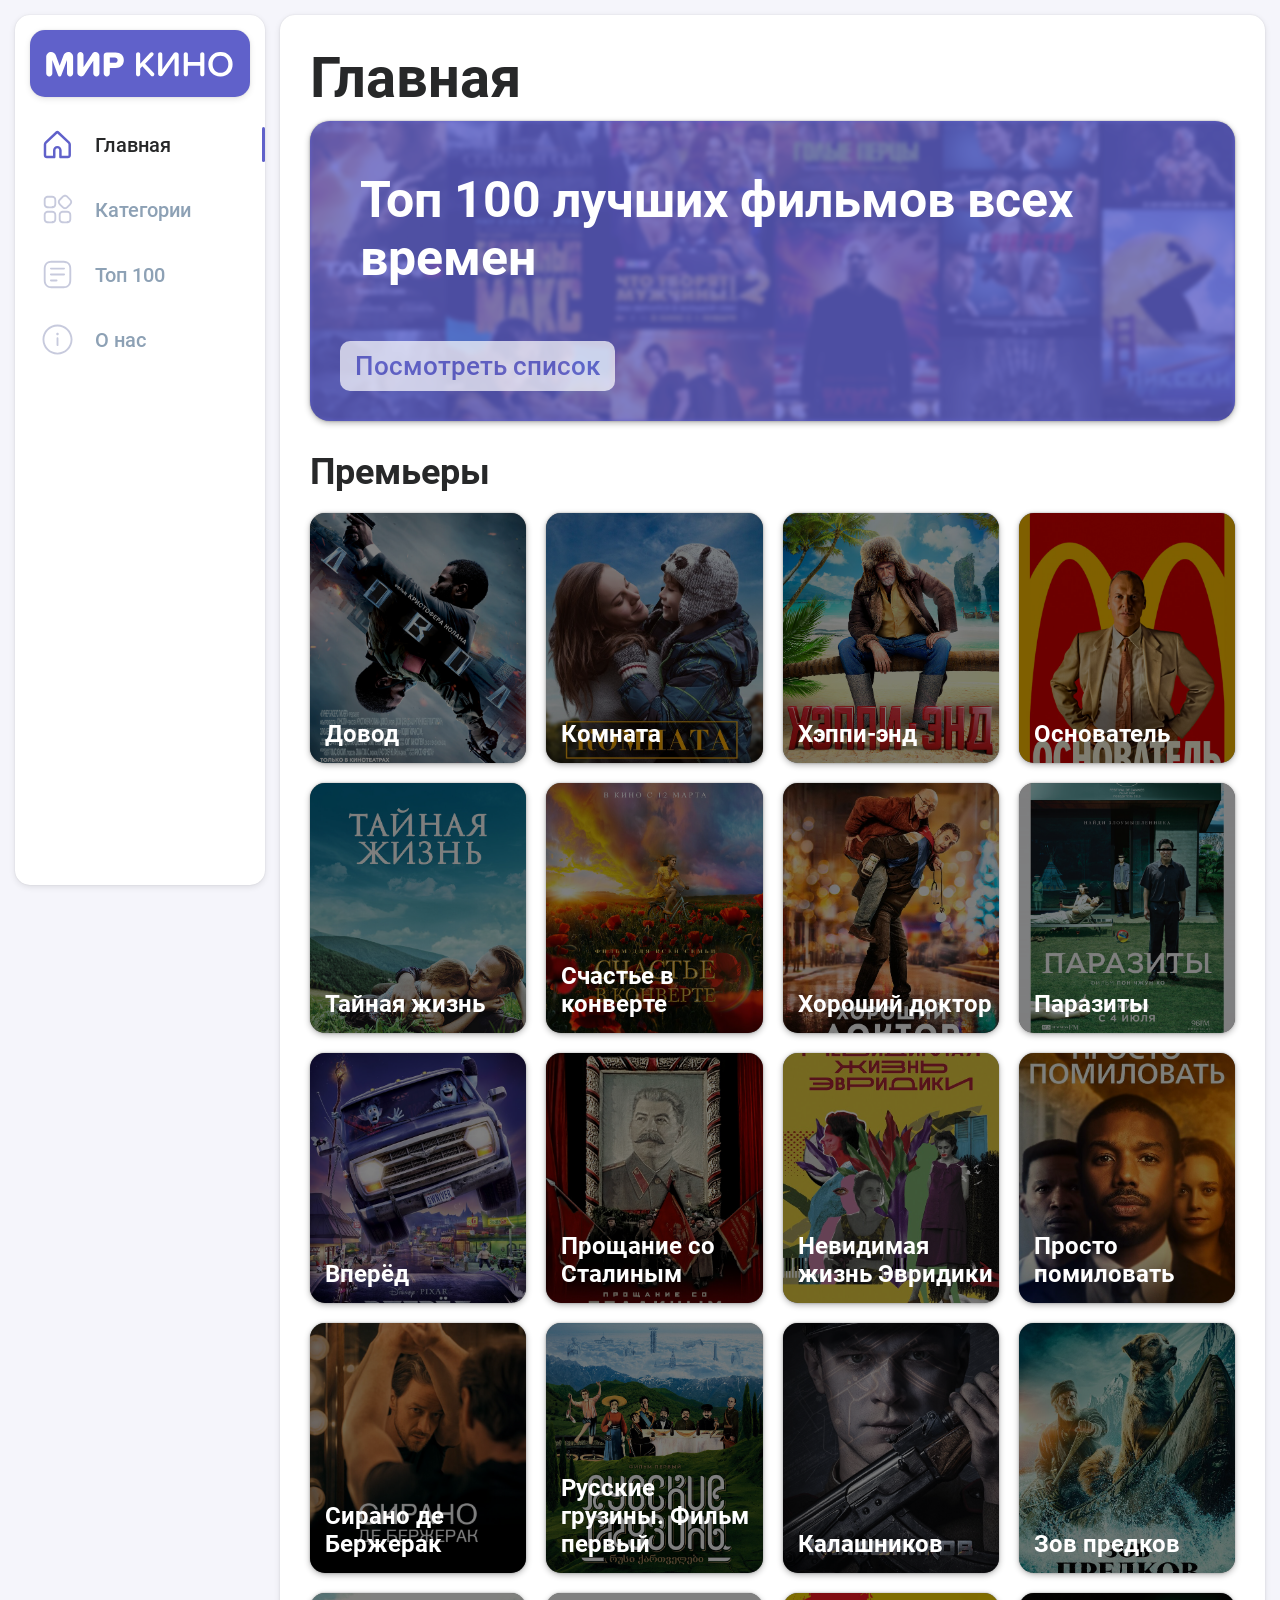
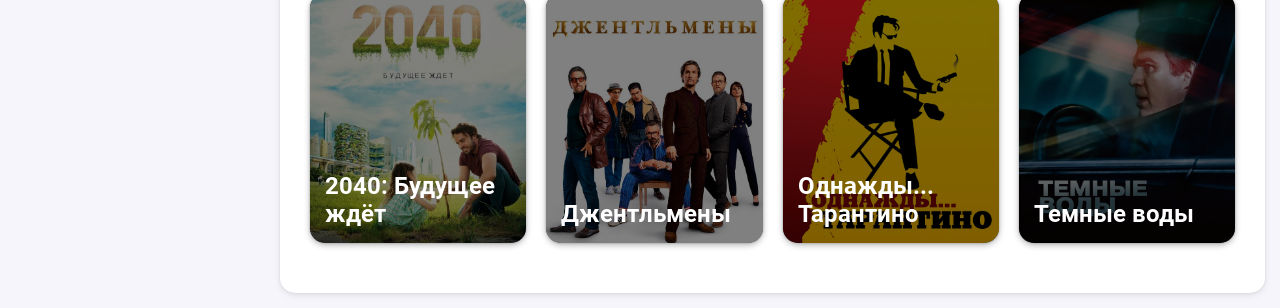
<file: index.html>
<html lang="ru">
<head>
	<meta charset="UTF-8">
	<meta name="viewport" content="width=device-width, initial-scale=1.0">
	<title>Мир Кино</title>


	<!-- Style CSS -->
    <link rel="stylesheet" href="assets/css/style.css" >
    <!-- Adaptive CSS -->
    <link rel="stylesheet" href="assets/css/adaptive.css" >
    <!-- Font CSS -->
    <link rel="stylesheet" href="assets/font/font.css" >
    <!-- Grid CSS -->
    <link rel="stylesheet" href="assets/css/grid.css" >

    <!-- Recent Films BD -->
    <script type="text/javascript" src="assets/js/convertedJsons/recent_premiere.js"></script>

</head>
<body class="" id="body">
	<div class="menu">
		<div class="logo"></div>
		<div class="menu-list">
		  <a href="index.html" class="menu-list-item active-item">
		    <div class="menu-list-item-icon home-icon"></div>
		    Главная
		    <div class="menu-list-item-line"></div>
		  </a>
		  <a href="categories.html" class="menu-list-item">
		    <div class="menu-list-item-icon categories-icon"></div>
		    Категории
		    <div class="menu-list-item-line"></div>
		  </a>
		  <a href="top-100.html" class="menu-list-item">
		    <div class="menu-list-item-icon articles-icon"></div>
		    Топ 100
		    <div class="menu-list-item-line"></div>
		  </a>
		  <a href="about.html" class="menu-list-item">
		    <div class="menu-list-item-icon info-icon"></div>
		    О нас
		    <div class="menu-list-item-line"></div>
		  </a>
		</div>
	</div>
	<div class="menu-mobile-header var-2">
		<div class="logo"></div>
		<div class="menu-mobile-btn-block" onclick="mobileBtn();">
			<svg class="menu-mobile-btn menuRotate" viewBox="0 0 100 100" width="50" onclick="this.classList.toggle('active')">
			  <path
			        class="line top"
			        d="m 70,33 h -40 c 0,0 -8.5,-0.149796 -8.5,8.5 0,8.649796 8.5,8.5 8.5,8.5 h 20 v -20" />
			  <path
			        class="line middle"
			        d="m 70,50 h -40" />
			  <path
			        class="line bottom"
			        d="m 30,67 h 40 c 0,0 8.5,0.149796 8.5,-8.5 0,-8.649796 -8.5,-8.5 -8.5,-8.5 h -20 v 20" />
			</svg>
		</div>
		<div class="menu-mobile-block">
			<div class="menu-list">
			  <a href="index.html" class="menu-list-item active-item">
			    <div class="menu-list-item-icon home-icon"></div>
			    Главная
			    <div class="menu-list-item-line"></div>
			  </a>
			  <a href="categories.html" class="menu-list-item">
			    <div class="menu-list-item-icon categories-icon"></div>
			    Категории
			    <div class="menu-list-item-line"></div>
			  </a>
			  <a href="top-100.html" class="menu-list-item">
			    <div class="menu-list-item-icon articles-icon"></div>
			    Топ 100
			    <div class="menu-list-item-line"></div>
			  </a>
			  <a href="about.html" class="menu-list-item">
			    <div class="menu-list-item-icon info-icon"></div>
			    О нас
			    <div class="menu-list-item-line"></div>
			  </a>
			</div>
		</div>
	</div>
	<div class="wrap">
		<h1 class="title">Главная</h1>
		<div class="banner-block">
	        <p class="banner-title">Топ 100 лучших фильмов всех времен</p>
	        <a href="top-100.html" class="banner-link">Посмотреть список</a>
	        <div class="banner-bg"></div>
      	</div>
      	<h2 class="title-2">Премьеры</h2>

      	<div class="list-movies items-parent" id="listBlockMovies">

      		<a class="d-none item-ch item-3-xl item-4-l item-6-t item-6-m2 item-12-m1">
      			<!-- 1 -->
	      		<div class="list-movies-item">
	      		<!-- 2 -->
					<div class="movies-card-main">
					<!-- 3 -->
						<p class="movies-card-title">Джентельмены</p>
						<!-- 4 -->
					</div>

					<div class="movies-card-bg"
					style="background-image: url(assets/img/posters/kp/102198.jpg);">
					</div>
					<!-- 5 -->
				</div>
            </a>

      	</div>

	</div>




	<script type="text/javascript" src="assets/js/main.js"></script>
	<script type="text/javascript" src="assets/js/recent-films.js"></script>
</body>
</html>
</file>
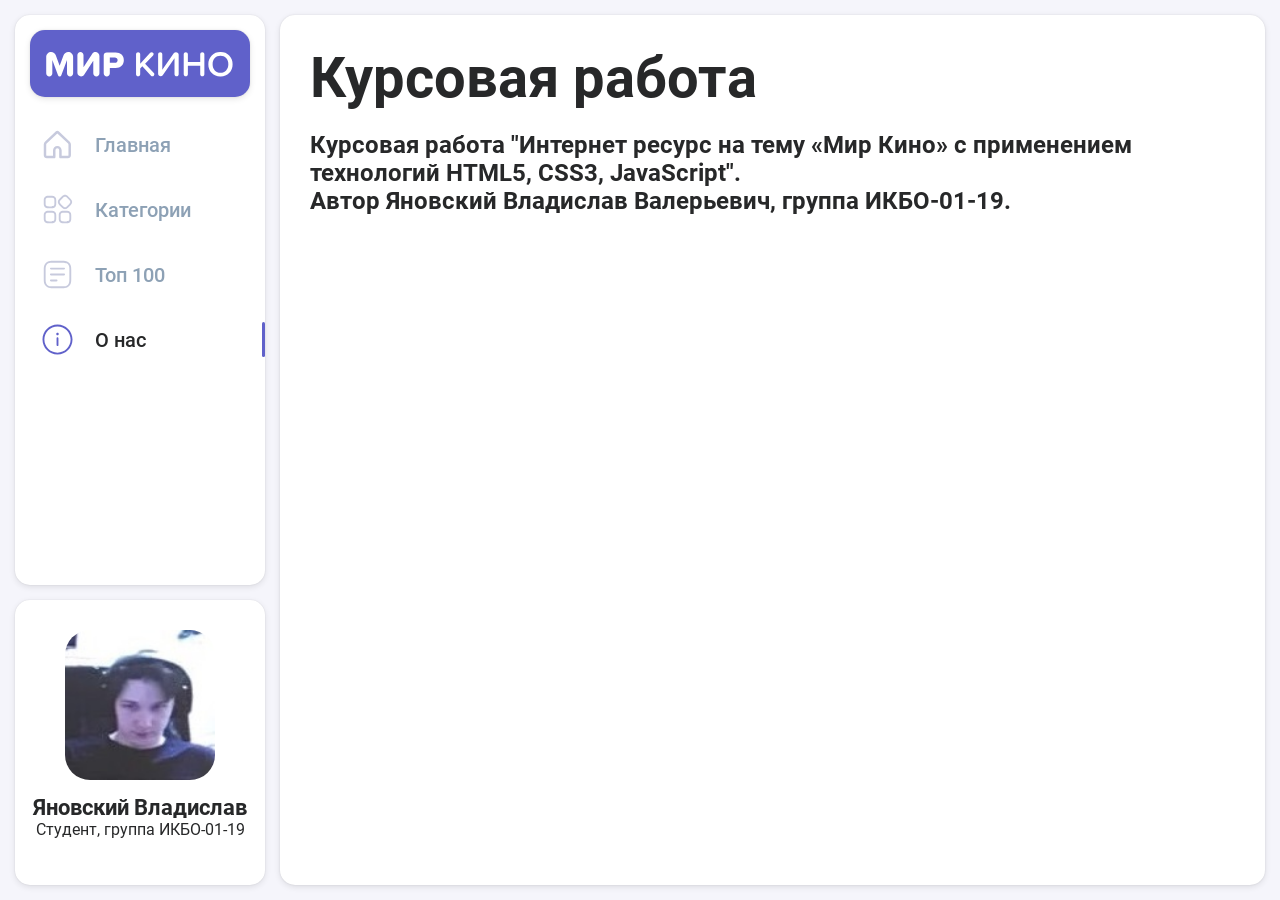
<file: about.html>
<html lang="ru">
<head>
	<meta charset="UTF-8">
	<meta name="viewport" content="width=device-width, initial-scale=1.0">
	<title>Мир Кино</title>


	<!-- Style CSS -->
    <link rel="stylesheet" href="assets/css/style.css" >
    <!-- Adaptive CSS -->
    <link rel="stylesheet" href="assets/css/adaptive.css" >
    <!-- Font CSS -->
    <link rel="stylesheet" href="assets/font/font.css" >
    <!-- Grid CSS -->
    <link rel="stylesheet" href="assets/css/grid.css" >
</head>
<body class="" id="body">
	<div class="menu about-page">
		<div class="logo"></div>
		<div class="menu-list">
		  <a href="index.html" class="menu-list-item">
		    <div class="menu-list-item-icon home-icon"></div>
		    Главная
		    <div class="menu-list-item-line"></div>
		  </a>
		  <a href="categories.html" class="menu-list-item">
		    <div class="menu-list-item-icon categories-icon"></div>
		    Категории
		    <div class="menu-list-item-line"></div>
		  </a>
		  <a href="top-100.html" class="menu-list-item">
			<div class="menu-list-item-icon articles-icon"></div>
			Топ 100
			<div class="menu-list-item-line"></div>
		  </a>
		  <a href="about.html" class="menu-list-item active-item">
		    <div class="menu-list-item-icon info-icon"></div>
		    О нас
		    <div class="menu-list-item-line"></div>
		  </a>
		</div>
	</div>
	<div class="about-developer">
		<img src="assets/img/my_png.jpg" class="about-developer-img"></img>
		<div class="about-developer-name">Яновский Владислав</div>
		<div class="about-developer-status">Студент, группа ИКБО-01-19</div>
	</div>
	<div class="menu-mobile-header var-2">
		<div class="logo"></div>
		<div class="menu-mobile-btn-block" onclick="mobileBtn();">
			<svg class="menu-mobile-btn menuRotate" viewBox="0 0 100 100" width="50" onclick="this.classList.toggle('active')">
			  <path
			        class="line top"
			        d="m 70,33 h -40 c 0,0 -8.5,-0.149796 -8.5,8.5 0,8.649796 8.5,8.5 8.5,8.5 h 20 v -20" />
			  <path
			        class="line middle"
			        d="m 70,50 h -40" />
			  <path
			        class="line bottom"
			        d="m 30,67 h 40 c 0,0 8.5,0.149796 8.5,-8.5 0,-8.649796 -8.5,-8.5 -8.5,-8.5 h -20 v 20" />
			</svg>
		</div>
		<div class="menu-mobile-block">
			<div class="menu-list">
			  <a href="index.html" class="menu-list-item active-item">
			    <div class="menu-list-item-icon home-icon"></div>
			    Главная
			    <div class="menu-list-item-line"></div>
			  </a>
			  <a href="categories.html" class="menu-list-item">
			    <div class="menu-list-item-icon categories-icon"></div>
			    Категории
			    <div class="menu-list-item-line"></div>
			  </a>
			  <a href="top-100.html" class="menu-list-item">
			    <div class="menu-list-item-icon articles-icon"></div>
			    Топ 100
			    <div class="menu-list-item-line"></div>
			  </a>
			  <a href="about.html" class="menu-list-item">
			    <div class="menu-list-item-icon info-icon"></div>
			    О нас
			    <div class="menu-list-item-line"></div>
			  </a>
			</div>
		</div>
	</div>
	<div class="wrap">
		<h1 class="title">Курсовая работа</h1>
		<h2>Курсовая работа "Интернет ресурс на тему «Мир Кино» с применением технологий HTML5, CSS3, JavaScript". <br>Автор Яновский Владислав Валерьевич, группа ИКБО-01-19.</h2>
	</div>
	<script type="text/javascript" src="assets/js/main.js"></script>
</body>
</html>
</file>
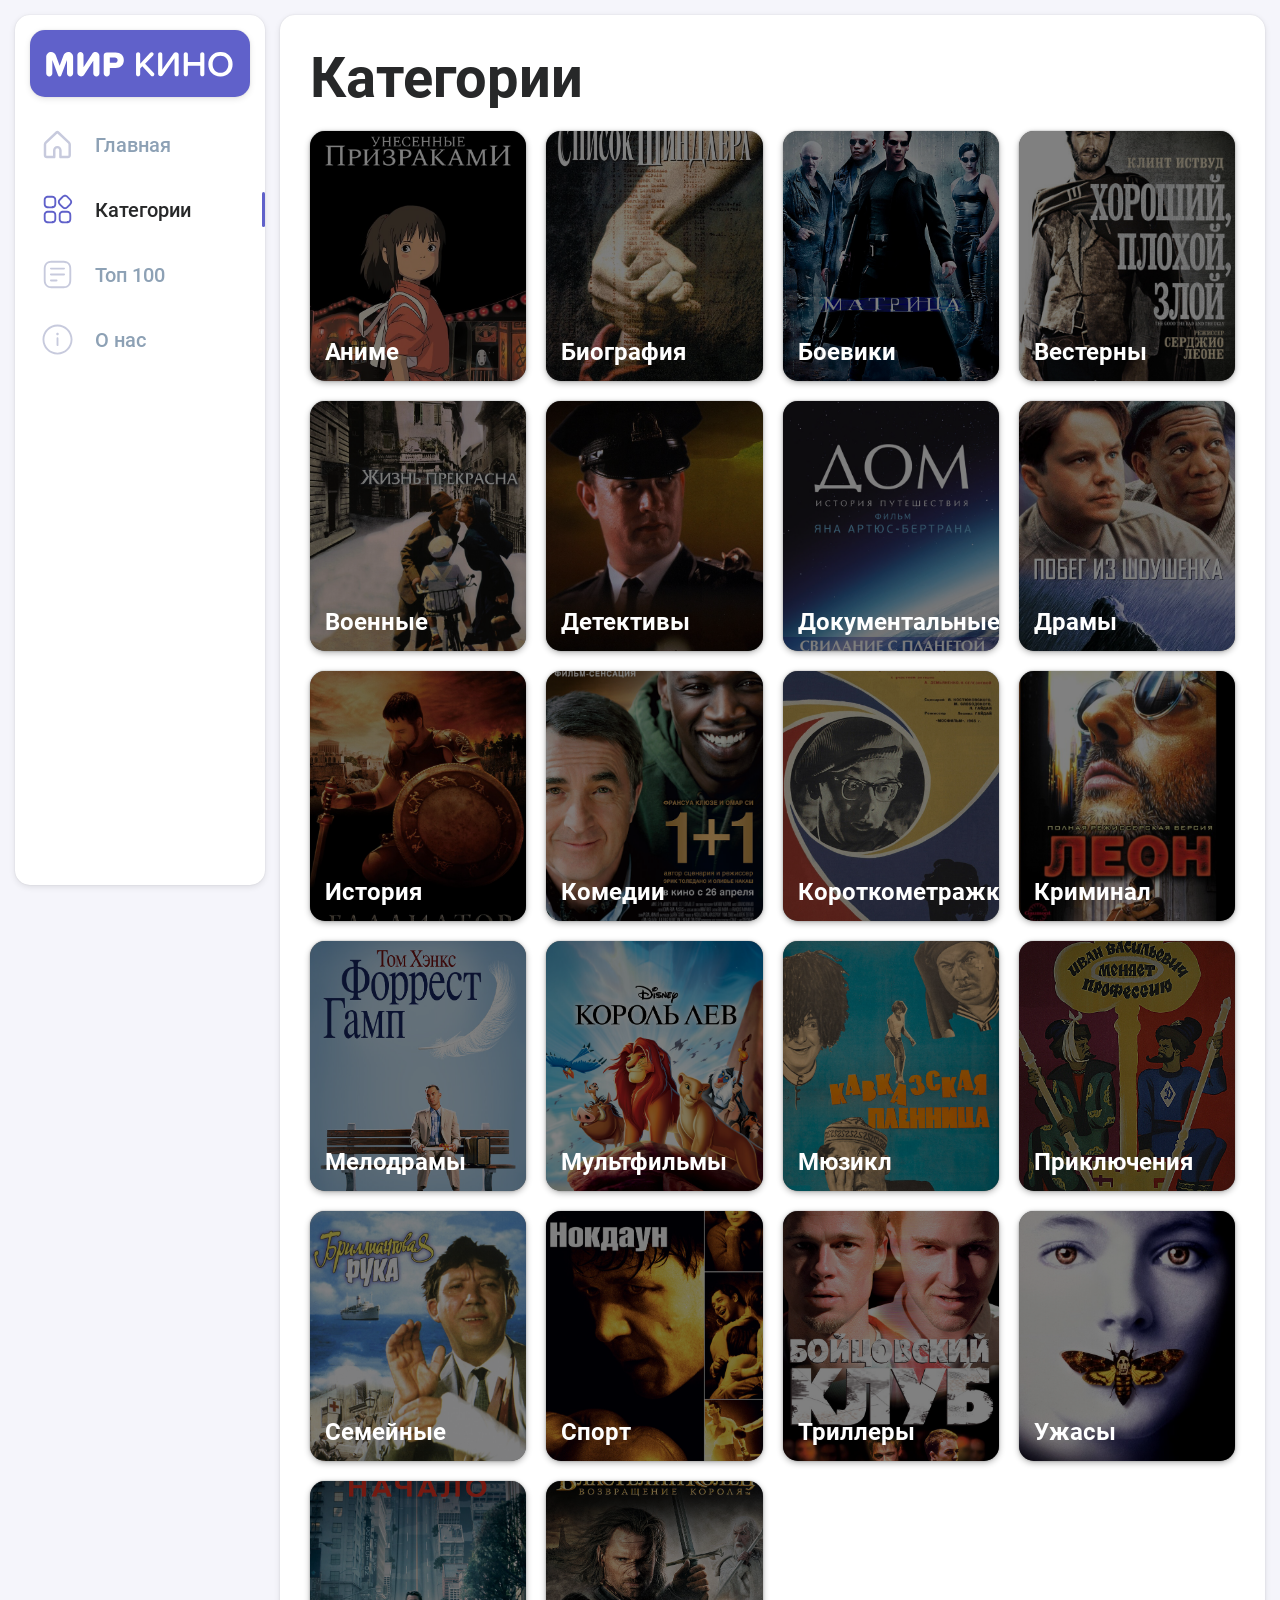
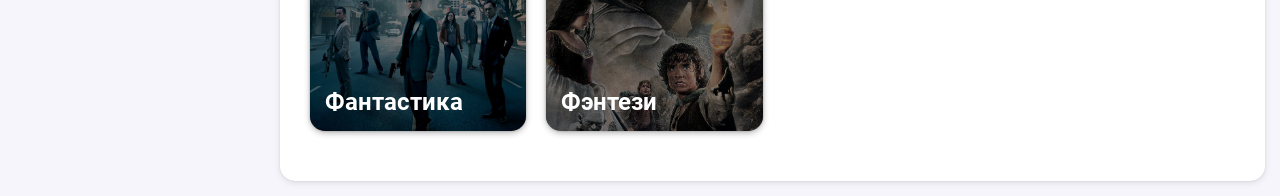
<file: categories.html>
<html lang="ru">
<head>
	<meta charset="UTF-8">
	<meta name="viewport" content="width=device-width, initial-scale=1.0">
	<title>Мир Кино</title>


	<!-- Style CSS -->
    <link rel="stylesheet" href="assets/css/style.css" >
    <!-- Adaptive CSS -->
    <link rel="stylesheet" href="assets/css/adaptive.css" >
    <!-- Font CSS -->
    <link rel="stylesheet" href="assets/font/font.css" >
    <!-- Grid CSS -->
    <link rel="stylesheet" href="assets/css/grid.css" >

    <!-- Recent Films BD -->
    <script type="text/javascript" src="assets/js/convertedJsons/genres.js"></script>

</head>
<body class="" id="body">
	<div class="menu">
		<div class="logo"></div>
		<div class="menu-list">
		  <a href="index.html" class="menu-list-item">
		    <div class="menu-list-item-icon home-icon"></div>
		    Главная
		    <div class="menu-list-item-line"></div>
		  </a>
		  <a href="categories.html" class="menu-list-item active-item">
		    <div class="menu-list-item-icon categories-icon"></div>
		    Категории
		    <div class="menu-list-item-line"></div>
		  </a>
		  <a href="top-100.html" class="menu-list-item">
			<div class="menu-list-item-icon articles-icon"></div>
			Топ 100
			<div class="menu-list-item-line"></div>
		  </a>
		  <a href="about.html" class="menu-list-item">
		    <div class="menu-list-item-icon info-icon"></div>
		    О нас
		    <div class="menu-list-item-line"></div>
		  </a>
		</div>
	</div>
	<div class="menu-mobile-header var-2">
		<div class="logo"></div>
		<div class="menu-mobile-btn-block" onclick="mobileBtn();">
			<svg class="menu-mobile-btn menuRotate" viewBox="0 0 100 100" width="50" onclick="this.classList.toggle('active')">
			  <path
			        class="line top"
			        d="m 70,33 h -40 c 0,0 -8.5,-0.149796 -8.5,8.5 0,8.649796 8.5,8.5 8.5,8.5 h 20 v -20" />
			  <path
			        class="line middle"
			        d="m 70,50 h -40" />
			  <path
			        class="line bottom"
			        d="m 30,67 h 40 c 0,0 8.5,0.149796 8.5,-8.5 0,-8.649796 -8.5,-8.5 -8.5,-8.5 h -20 v 20" />
			</svg>
		</div>
		<div class="menu-mobile-block">
			<div class="menu-list">
			  <a href="index.html" class="menu-list-item active-item">
			    <div class="menu-list-item-icon home-icon"></div>
			    Главная
			    <div class="menu-list-item-line"></div>
			  </a>
			  <a href="categories.html" class="menu-list-item">
			    <div class="menu-list-item-icon categories-icon"></div>
			    Категории
			    <div class="menu-list-item-line"></div>
			  </a>
			  <a href="top-100.html" class="menu-list-item">
			    <div class="menu-list-item-icon articles-icon"></div>
			    Топ 100
			    <div class="menu-list-item-line"></div>
			  </a>
			  <a href="about.html" class="menu-list-item">
			    <div class="menu-list-item-icon info-icon"></div>
			    О нас
			    <div class="menu-list-item-line"></div>
			  </a>
			</div>
		</div>
	</div>
	<div class="wrap">
		<h1 class="title">Категории</h1>


		<div class="list-categories items-parent" id="listBlockCategories">
      		<a class=" d-none item-ch item-3-xl item-4-l item-6-t item-6-m2 item-12-m1">
      			<!-- 1 -->
	      		<div class="list-categories-item">
	      		<!-- 2 -->
					<div class="categories-card-main">
					<!-- 3 -->
						<p class="categories-card-title">Аниме</p>
						<!-- 4 -->
					</div>

					<div class="categories-card-bg"
					style="background-image: url(assets/img/posters/kp/102198.jpg);">
					</div>
					<!-- 5 -->
				</div>
            </a>
      	</div>


	</div>




	<script type="text/javascript" src="assets/js/main.js"></script>
	<script type="text/javascript" src="assets/js/categories.js"></script>
</body>
</html>
</file>
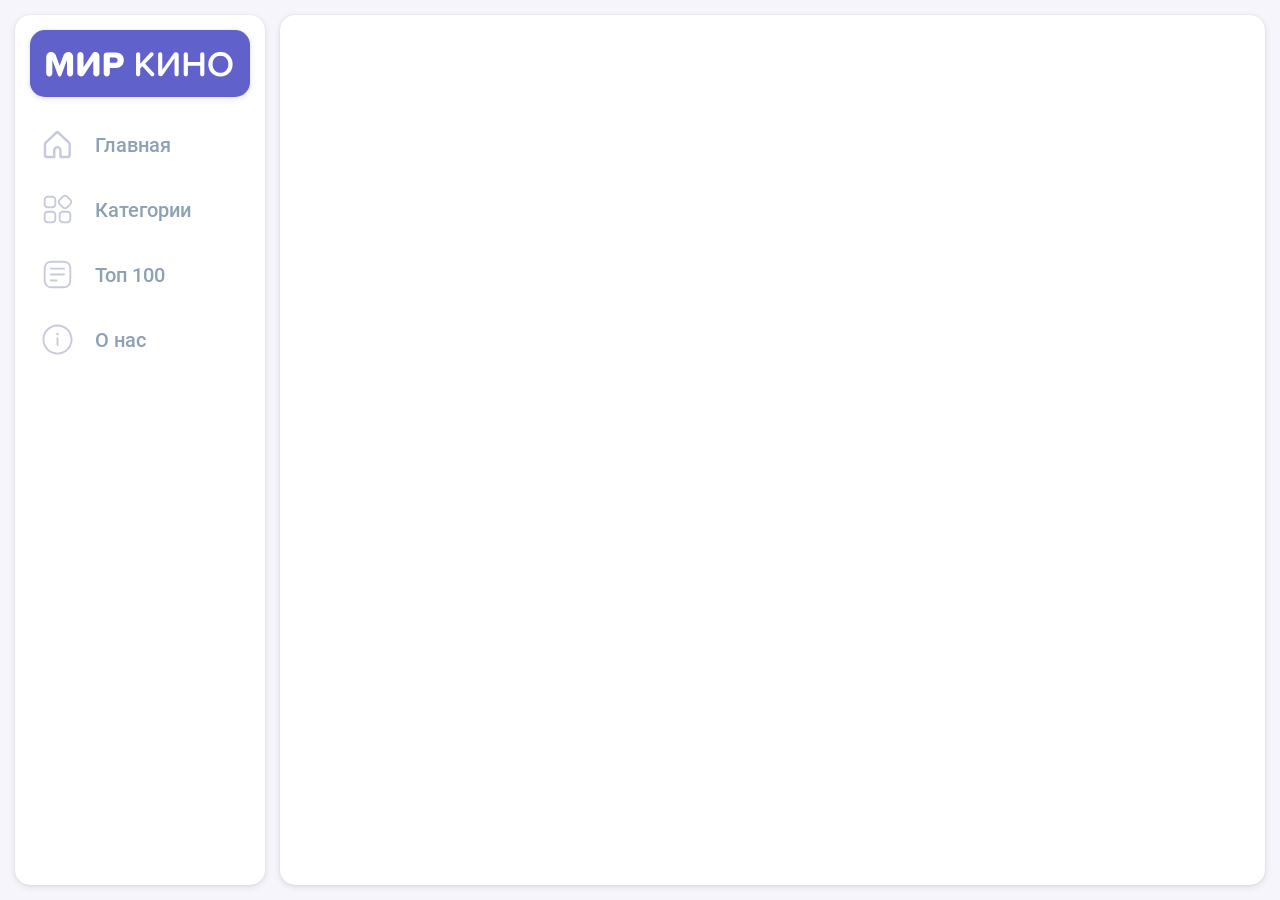
<file: category_info.html>
<html lang="ru">
<head>
	<meta charset="UTF-8">
	<meta name="viewport" content="width=device-width, initial-scale=1.0">
	<title>Мир Кино</title>


	<!-- Style CSS -->
    <link rel="stylesheet" href="assets/css/style.css" >
    <!-- Adaptive CSS -->
    <link rel="stylesheet" href="assets/css/adaptive.css" >
    <!-- Font CSS -->
    <link rel="stylesheet" href="assets/font/font.css" >
    <!-- Grid CSS -->
    <link rel="stylesheet" href="assets/css/grid.css" >

	<!-- Recent Films BD -->
	<script type="text/javascript" src="assets/js/convertedJsons/genres.js"></script>
	<script type="text/javascript" src="assets/js/convertedJsons/categories/catarray.js"></script>
    <script type="text/javascript" src="assets/js/convertedJsons/categories/11.js"></script>
    <script type="text/javascript" src="assets/js/convertedJsons/categories/13.js"></script>
    <script type="text/javascript" src="assets/js/convertedJsons/categories/15.js"></script>
    <script type="text/javascript" src="assets/js/convertedJsons/categories/199.js"></script>
    <script type="text/javascript" src="assets/js/convertedJsons/categories/2.js"></script>
    <script type="text/javascript" src="assets/js/convertedJsons/categories/200.js"></script>
    <script type="text/javascript" src="assets/js/convertedJsons/categories/201.js"></script>
    <script type="text/javascript" src="assets/js/convertedJsons/categories/202.js"></script>
    <script type="text/javascript" src="assets/js/convertedJsons/categories/203.js"></script>
    <script type="text/javascript" src="assets/js/convertedJsons/categories/204.js"></script>
    <script type="text/javascript" src="assets/js/convertedJsons/categories/205.js"></script>
    <script type="text/javascript" src="assets/js/convertedJsons/categories/206.js"></script>
    <script type="text/javascript" src="assets/js/convertedJsons/categories/207.js"></script>
    <script type="text/javascript" src="assets/js/convertedJsons/categories/208.js"></script>
    <script type="text/javascript" src="assets/js/convertedJsons/categories/209.js"></script>
    <script type="text/javascript" src="assets/js/convertedJsons/categories/240.js"></script>
    <script type="text/javascript" src="assets/js/convertedJsons/categories/3.js"></script>
    <script type="text/javascript" src="assets/js/convertedJsons/categories/4.js"></script>
    <script type="text/javascript" src="assets/js/convertedJsons/categories/5.js"></script>
    <script type="text/javascript" src="assets/js/convertedJsons/categories/7.js"></script>
    <script type="text/javascript" src="assets/js/convertedJsons/categories/8.js"></script>
	<script type="text/javascript" src="assets/js/convertedJsons/categories/9.js"></script>
</head>
<body class="" id="body">
	<div class="menu">
		<div class="logo"></div>
		<div class="menu-list">
		  <a href="index.html" class="menu-list-item">
		    <div class="menu-list-item-icon home-icon"></div>
		    Главная
		    <div class="menu-list-item-line"></div>
		  </a>
		  <a href="categories.html" class="menu-list-item">
		    <div class="menu-list-item-icon categories-icon"></div>
		    Категории
		    <div class="menu-list-item-line"></div>
		  </a>
		  <a href="top-100.html" class="menu-list-item">
			<div class="menu-list-item-icon articles-icon"></div>
			Топ 100
			<div class="menu-list-item-line"></div>
		  </a>
		  <a href="about.html" class="menu-list-item">
		    <div class="menu-list-item-icon info-icon"></div>
		    О нас
		    <div class="menu-list-item-line"></div>
		  </a>
		</div>
	</div>
	<div class="menu-mobile-header var-2">
		<div class="logo"></div>
		<div class="menu-mobile-btn-block" onclick="mobileBtn();">
			<svg class="menu-mobile-btn menuRotate" viewBox="0 0 100 100" width="50" onclick="this.classList.toggle('active')">
			  <path
			        class="line top"
			        d="m 70,33 h -40 c 0,0 -8.5,-0.149796 -8.5,8.5 0,8.649796 8.5,8.5 8.5,8.5 h 20 v -20" />
			  <path
			        class="line middle"
			        d="m 70,50 h -40" />
			  <path
			        class="line bottom"
			        d="m 30,67 h 40 c 0,0 8.5,0.149796 8.5,-8.5 0,-8.649796 -8.5,-8.5 -8.5,-8.5 h -20 v 20" />
			</svg>
		</div>
		<div class="menu-mobile-block">
			<div class="menu-list">
			  <a href="index.html" class="menu-list-item active-item">
			    <div class="menu-list-item-icon home-icon"></div>
			    Главная
			    <div class="menu-list-item-line"></div>
			  </a>
			  <a href="categories.html" class="menu-list-item">
			    <div class="menu-list-item-icon categories-icon"></div>
			    Категории
			    <div class="menu-list-item-line"></div>
			  </a>
			  <a href="top-100.html" class="menu-list-item">
			    <div class="menu-list-item-icon articles-icon"></div>
			    Топ 100
			    <div class="menu-list-item-line"></div>
			  </a>
			  <a href="about.html" class="menu-list-item">
			    <div class="menu-list-item-icon info-icon"></div>
			    О нас
			    <div class="menu-list-item-line"></div>
			  </a>
			</div>
		</div>
	</div>
	<div class="wrap">
		<h1 class="title" id="titleCat"></h1>
      	<div class="list-movies items-parent" id="listBlockMovies">

      		<a class="d-none item-ch item-3-xl item-4-l item-6-t item-6-m2 item-12-m1">
      			<!-- 1 -->
	      		<div class="list-movies-item">
	      		<!-- 2 -->
					<div class="movies-card-main">
					<!-- 3 -->
						<p class="movies-card-title">Джентельмены</p>
						<!-- 4 -->
					</div>

					<div class="movies-card-bg"
					style="background-image: url(assets/img/posters/kp/102198.jpg);">
					</div>
					<!-- 5 -->
				</div>
            </a>

      	</div>

	</div>




	<script type="text/javascript" src="assets/js/main.js"></script>
	<script type="text/javascript" src="assets/js/category_info.js"></script>
</body>
</html>
</file>
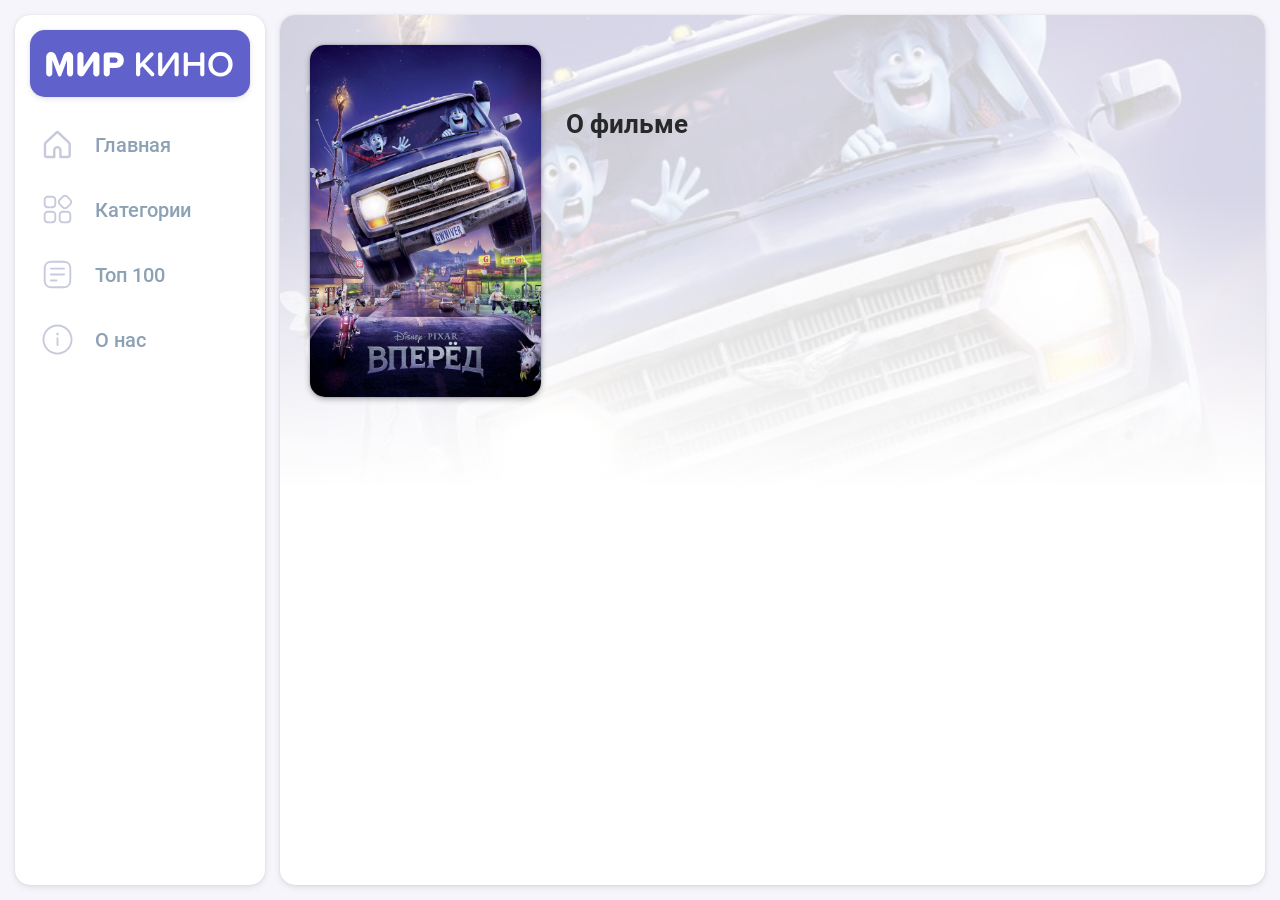
<file: film_info.html>
<html lang="ru">
<head>
	<meta charset="UTF-8">
	<meta name="viewport" content="width=device-width, initial-scale=1.0">
	<title>Мир Кино</title>


	<!-- Style CSS -->
    <link rel="stylesheet" href="assets/css/style.css" >
    <!-- Adaptive CSS -->
    <link rel="stylesheet" href="assets/css/adaptive.css" >
    <!-- Font CSS -->
    <link rel="stylesheet" href="assets/font/font.css" >
    <!-- Grid CSS -->
    <link rel="stylesheet" href="assets/css/grid.css" >

    <!-- Films BD -->
    <script type="text/javascript" src="assets/js/convertedJsons/newfilms.js"></script>
</head>
<body class="" id="body">
	<div class="menu">
		<div class="logo"></div>
		<div class="menu-list">
		  <a href="index.html" class="menu-list-item">
		    <div class="menu-list-item-icon home-icon"></div>
		    Главная
		    <div class="menu-list-item-line"></div>
		  </a>
		  <a href="categories.html" class="menu-list-item">
		    <div class="menu-list-item-icon categories-icon"></div>
		    Категории
		    <div class="menu-list-item-line"></div>
		  </a>
		  <a href="top-100.html" class="menu-list-item">
			<div class="menu-list-item-icon articles-icon"></div>
			Топ 100
			<div class="menu-list-item-line"></div>
		  </a>
		  <a href="about.html" class="menu-list-item">
		    <div class="menu-list-item-icon info-icon"></div>
		    О нас
		    <div class="menu-list-item-line"></div>
		  </a>
		</div>
	</div>
	<div class="menu-mobile-header var-2">
		<div class="logo"></div>
		<div class="menu-mobile-btn-block" onclick="mobileBtn();">
			<svg class="menu-mobile-btn menuRotate" viewBox="0 0 100 100" width="50" onclick="this.classList.toggle('active')">
			  <path
			        class="line top"
			        d="m 70,33 h -40 c 0,0 -8.5,-0.149796 -8.5,8.5 0,8.649796 8.5,8.5 8.5,8.5 h 20 v -20" />
			  <path
			        class="line middle"
			        d="m 70,50 h -40" />
			  <path
			        class="line bottom"
			        d="m 30,67 h 40 c 0,0 8.5,0.149796 8.5,-8.5 0,-8.649796 -8.5,-8.5 -8.5,-8.5 h -20 v 20" />
			</svg>
		</div>
		<div class="menu-mobile-block">
			<div class="menu-list">
			  <a href="index.html" class="menu-list-item active-item">
			    <div class="menu-list-item-icon home-icon"></div>
			    Главная
			    <div class="menu-list-item-line"></div>
			  </a>
			  <a href="categories.html" class="menu-list-item">
			    <div class="menu-list-item-icon categories-icon"></div>
			    Категории
			    <div class="menu-list-item-line"></div>
			  </a>
			  <a href="top-100.html" class="menu-list-item">
			    <div class="menu-list-item-icon articles-icon"></div>
			    Топ 100
			    <div class="menu-list-item-line"></div>
			  </a>
			  <a href="about.html" class="menu-list-item">
			    <div class="menu-list-item-icon info-icon"></div>
			    О нас
			    <div class="menu-list-item-line"></div>
			  </a>
			</div>
		</div>
	</div>
	<div class="wrap wrap_film_info">
		<div class="film_block" id="film_block">
			<div class="film_info">
				<div class="film_info_imgdesc">
					<div class="imgdesc_img_block">
						<div class="imgdesc_img" id="filmposter"></div>
					</div>
					<div class="film_info_desc" id = "film_info_desc">
						<p class="film-nameRu" id="filmnameRu"></p>
						<div class="eng_age" id="eng_age"></div>
						<p class="film-desc" id="filmdesc"></p>
						<div class="film-about" id="film_about">
							<p class="film-about-title">О фильме</p>
						</div>
					</div>
				</div>
			</div>
			
			<div class="film_block_bg">
				<div class="film_block_bg_img" id="filmposterbg"></div>
				<div class="film_block_bg_gradient"></div>
			</div>
		</div>
	</div>




	<script type="text/javascript" src="assets/js/main.js"></script>
	<script type="text/javascript" src="assets/js/film_info.js"></script>
</body>
</html>
</file>
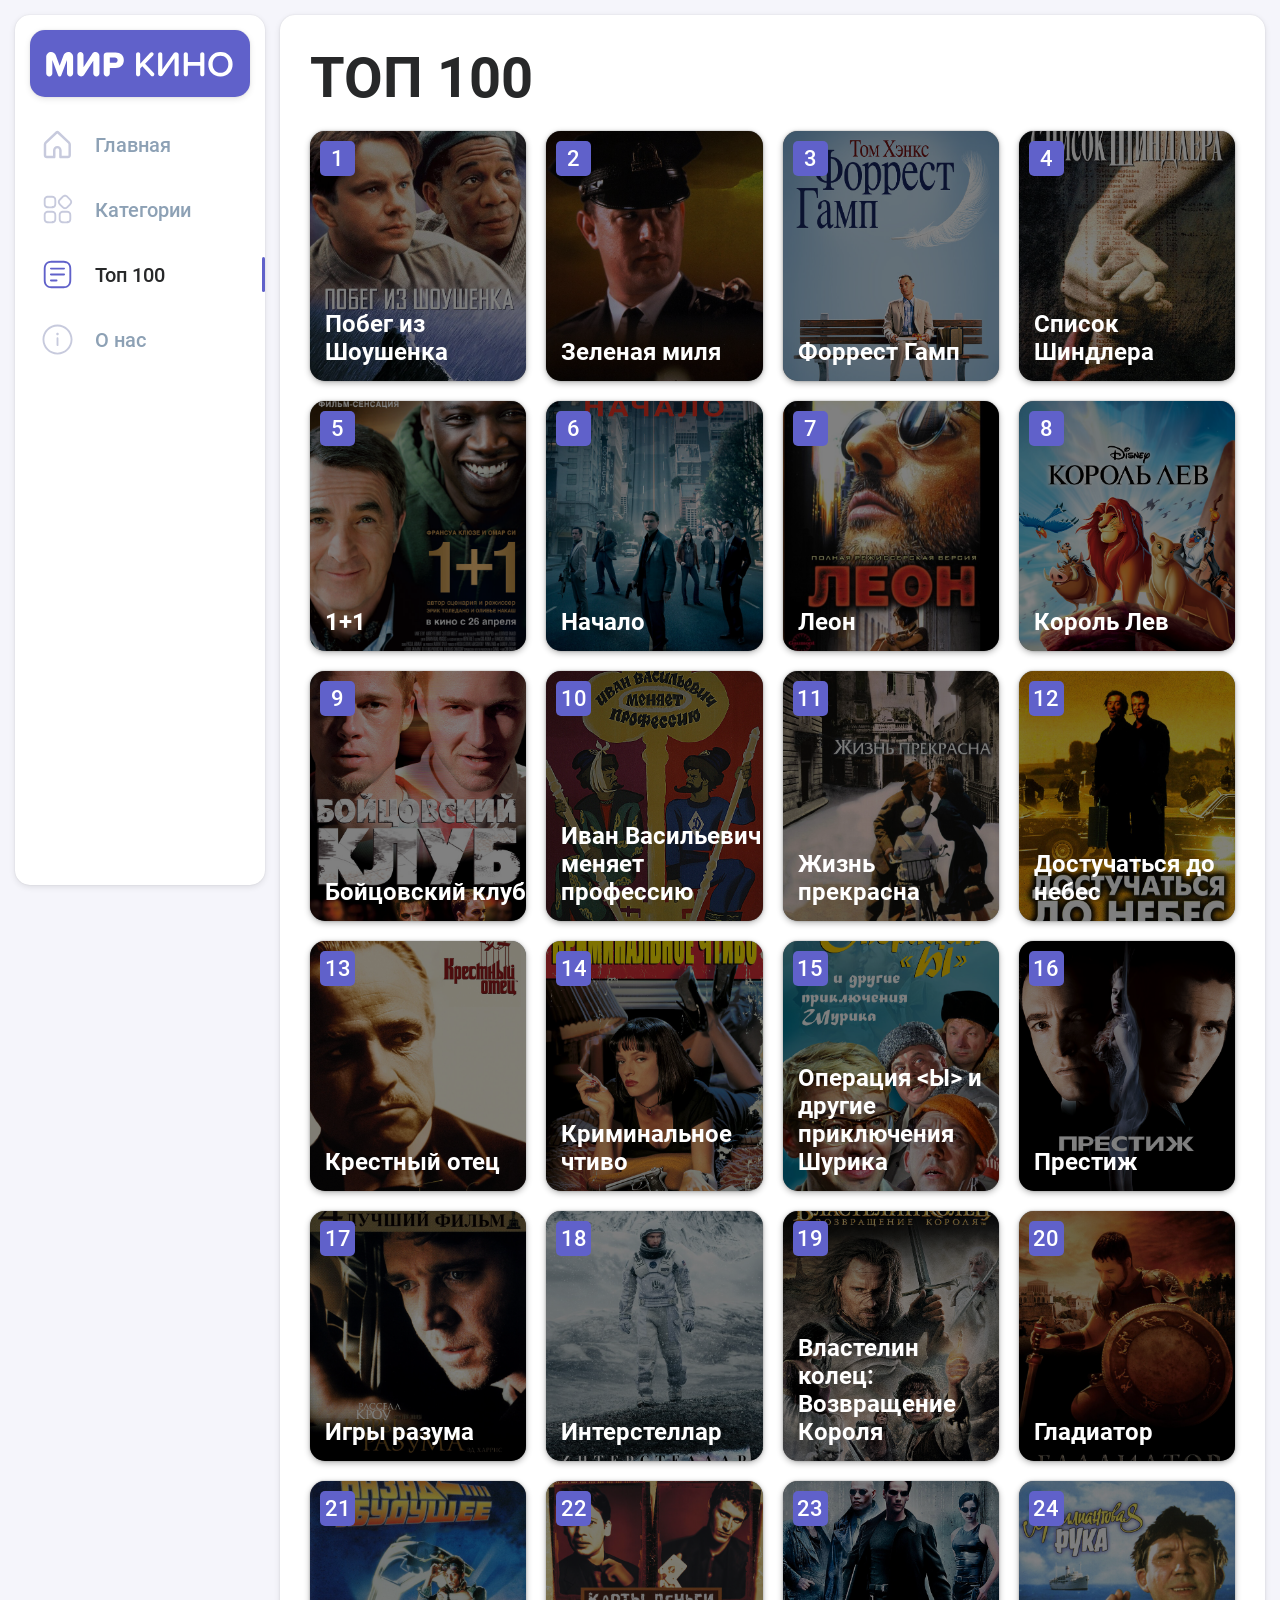
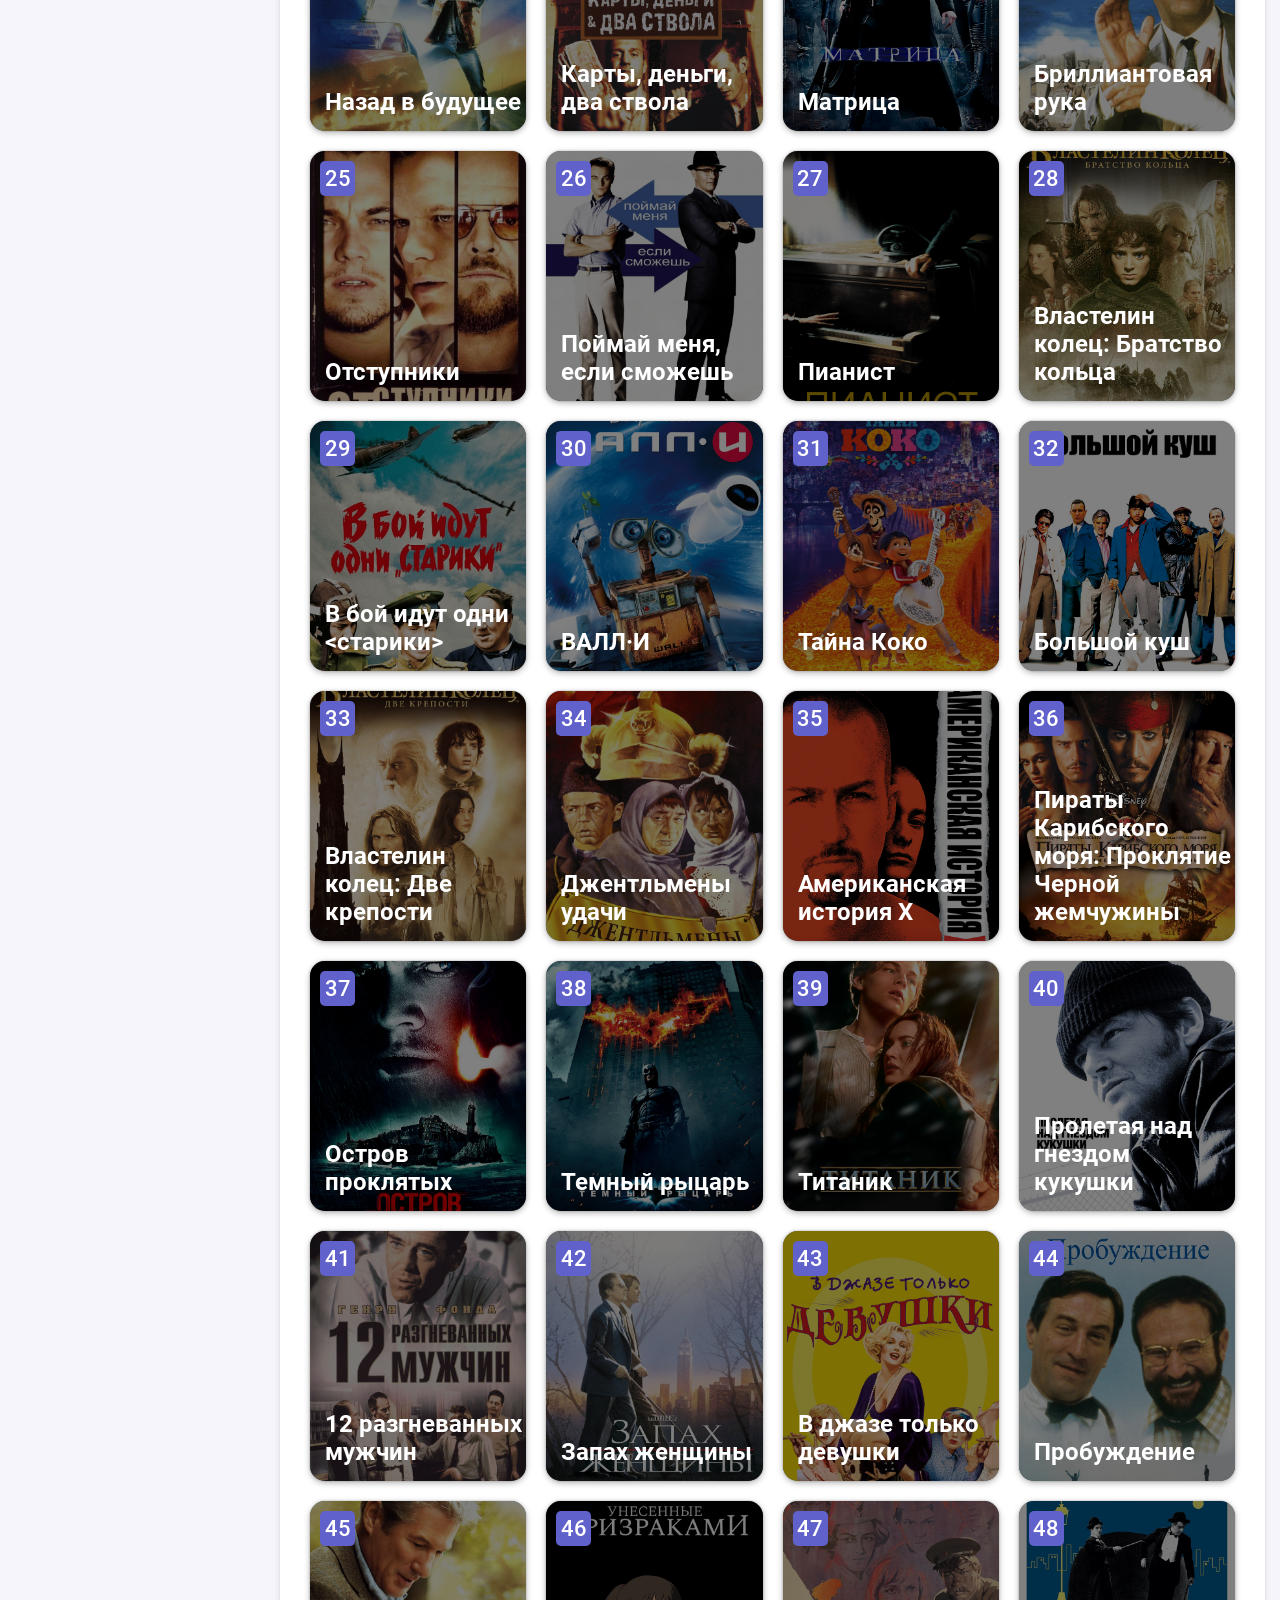
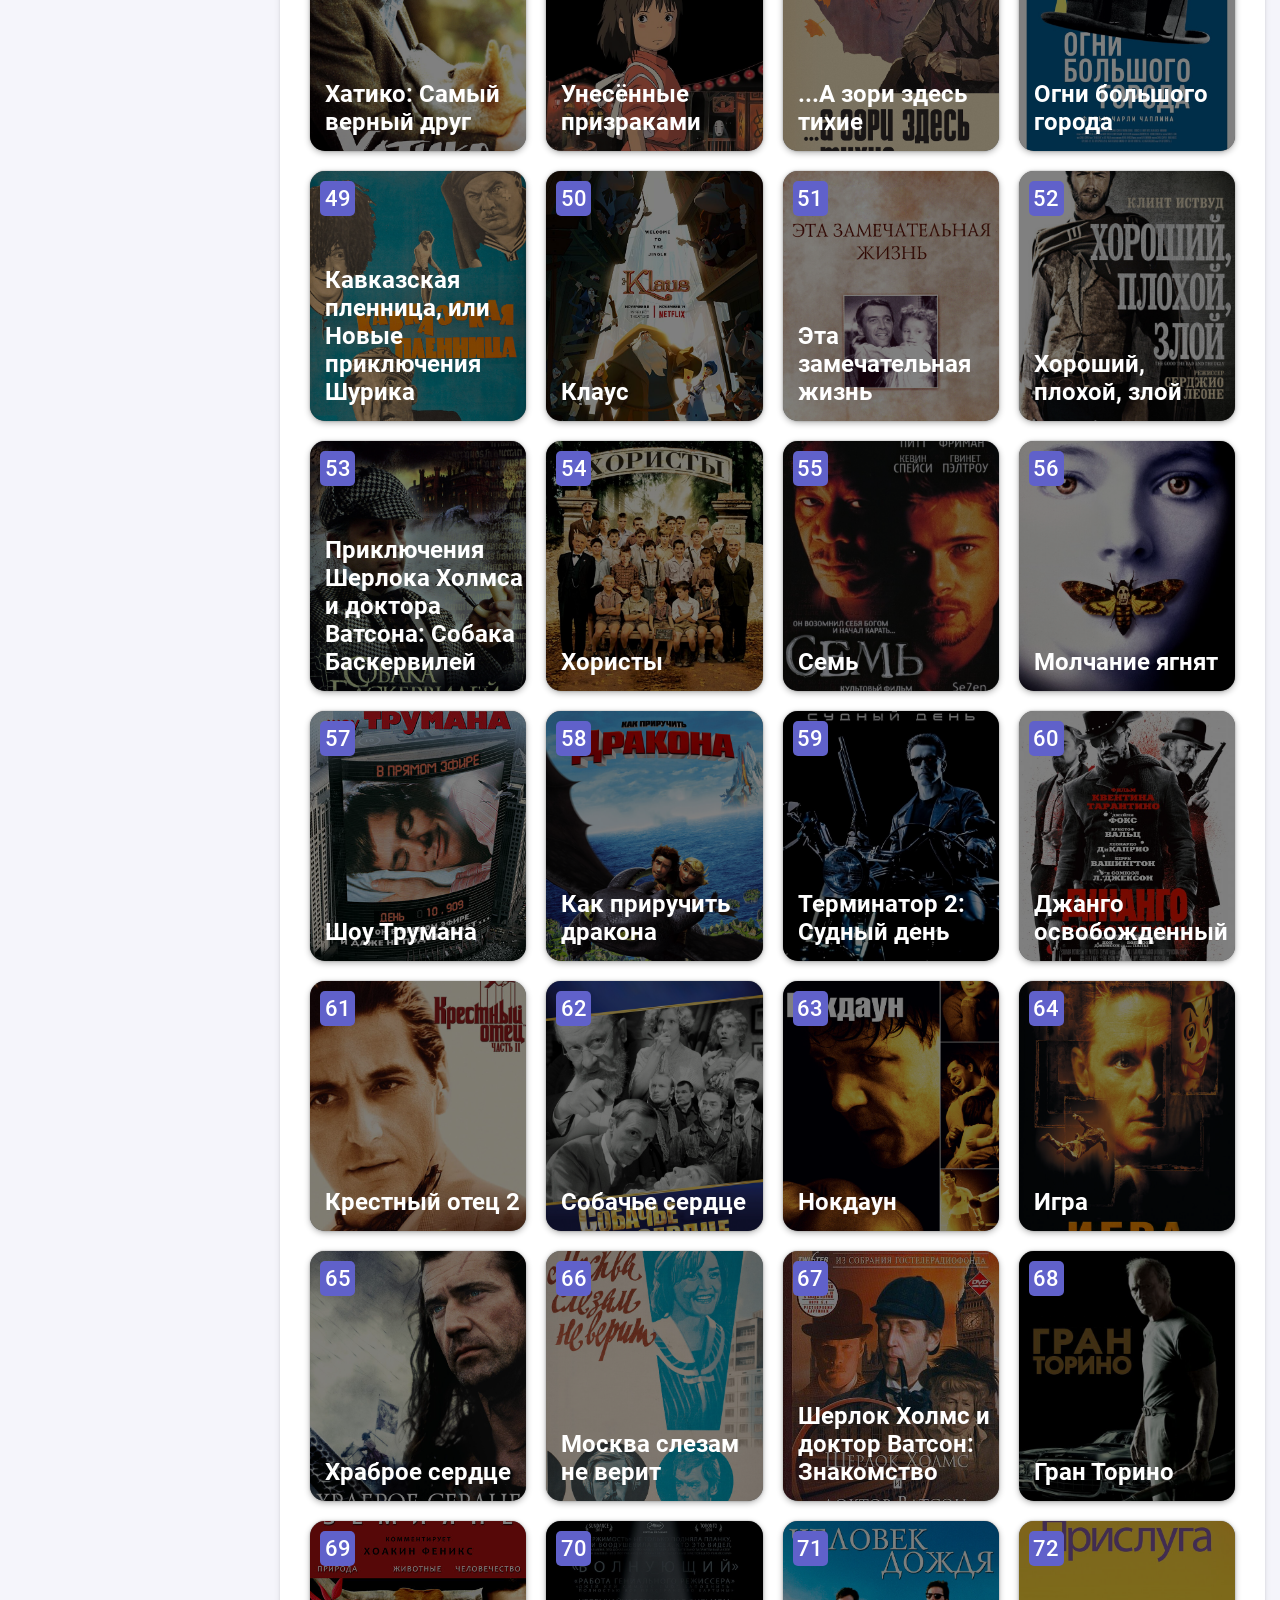
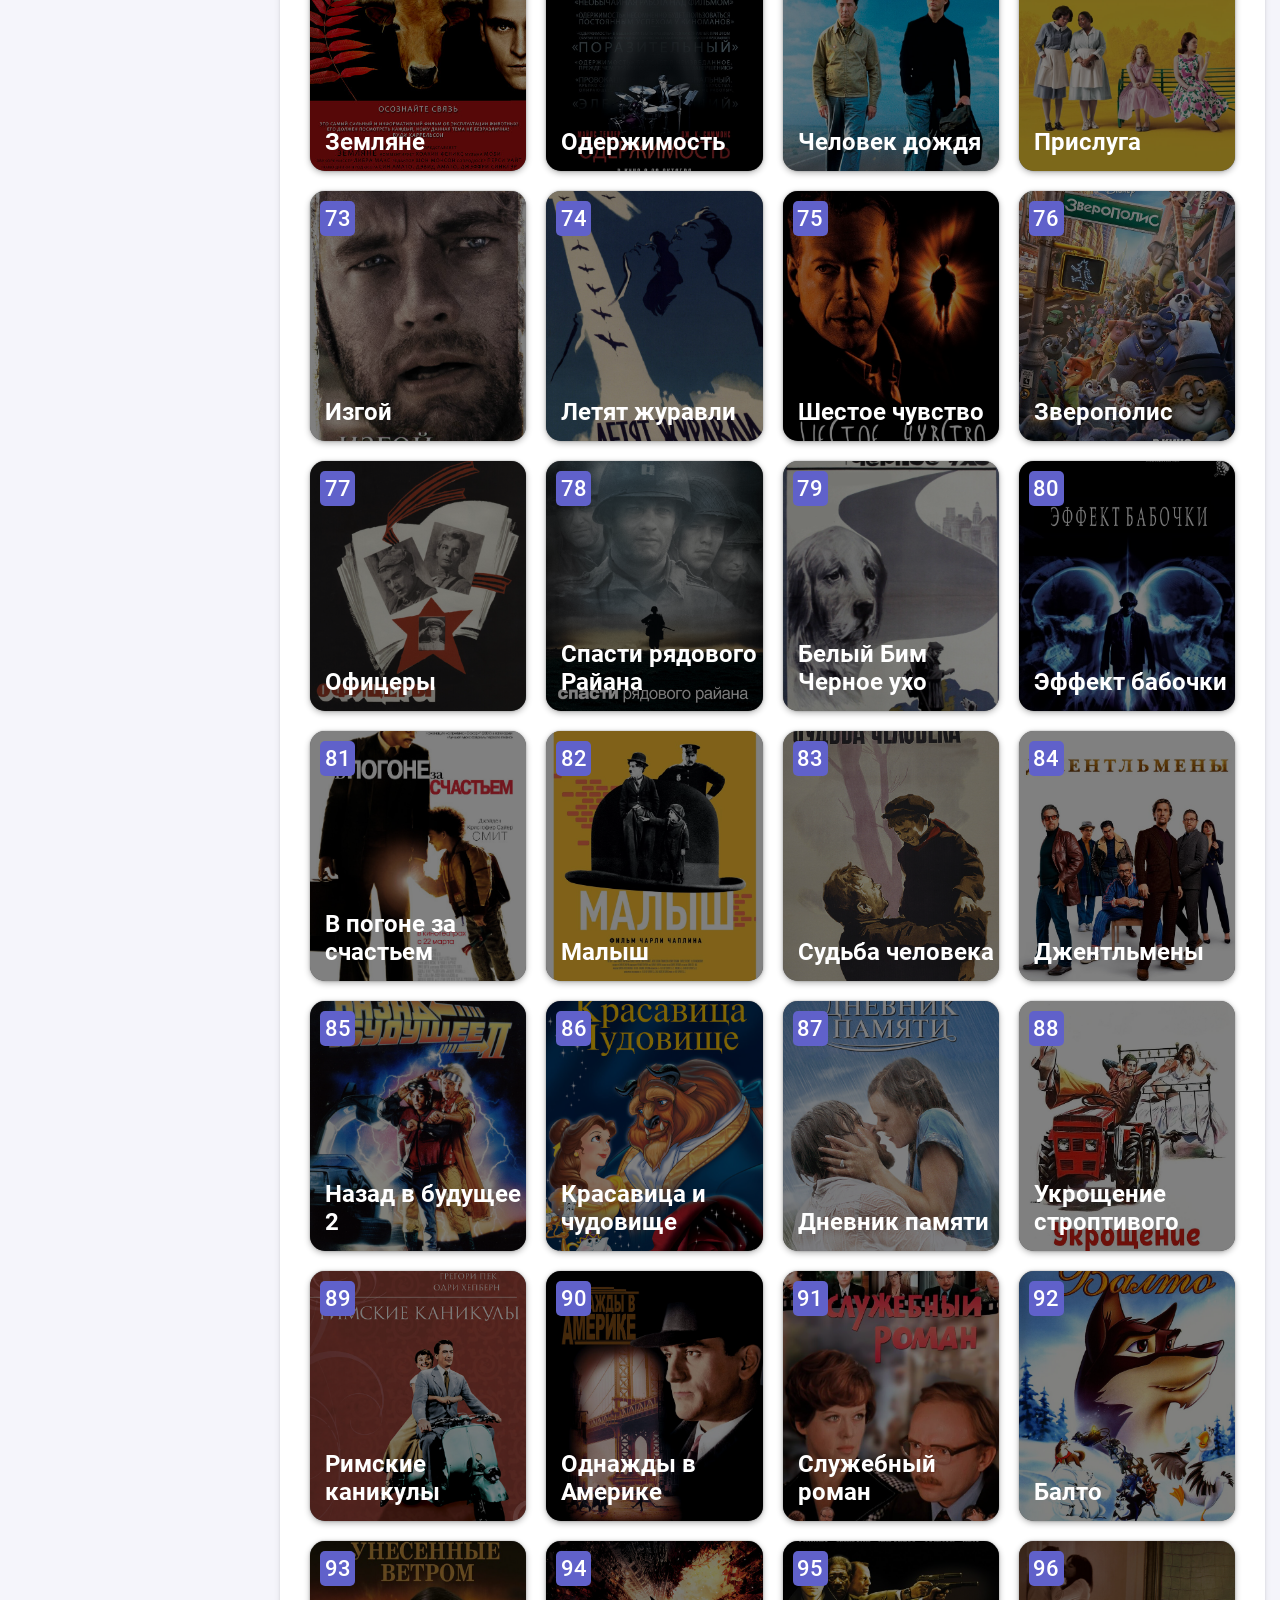
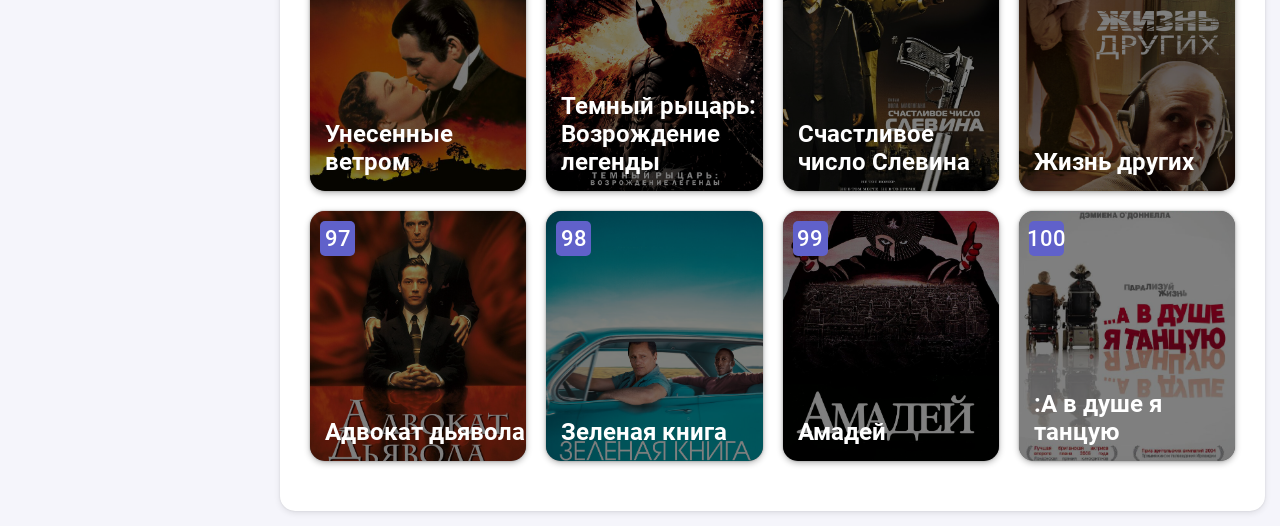
<file: top-100.html>
<html lang="ru">
<head>
	<meta charset="UTF-8">
	<meta name="viewport" content="width=device-width, initial-scale=1.0">
	<title>Мир Кино</title>


	<!-- Style CSS -->
    <link rel="stylesheet" href="assets/css/style.css" >
    <!-- Adaptive CSS -->
    <link rel="stylesheet" href="assets/css/adaptive.css" >
    <!-- Font CSS -->
    <link rel="stylesheet" href="assets/font/font.css" >
    <!-- Grid CSS -->
    <link rel="stylesheet" href="assets/css/grid.css" >

    <!-- Recent Films BD -->
    <script type="text/javascript" src="assets/js/convertedJsons/top-100.js"></script>

</head>
<body class="" id="body">
	<div class="menu">
		<div class="logo"></div>
		<div class="menu-list">
			<a href="index.html" class="menu-list-item">
			  <div class="menu-list-item-icon home-icon"></div>
			  Главная
			  <div class="menu-list-item-line"></div>
			</a>
			<a href="categories.html" class="menu-list-item">
			  <div class="menu-list-item-icon categories-icon"></div>
			  Категории
			  <div class="menu-list-item-line"></div>
			</a>
			<a href="top-100.html" class="menu-list-item active-item">
			  <div class="menu-list-item-icon articles-icon"></div>
			  Топ 100
			  <div class="menu-list-item-line"></div>
			</a>
			<a href="about.html" class="menu-list-item">
			  <div class="menu-list-item-icon info-icon"></div>
			  О нас
			  <div class="menu-list-item-line"></div>
			</a>
		</div>
	</div>
	<div class="menu-mobile-header var-2">
		<div class="logo"></div>
		<div class="menu-mobile-btn-block" onclick="mobileBtn();">
			<svg class="menu-mobile-btn menuRotate" viewBox="0 0 100 100" width="50" onclick="this.classList.toggle('active')">
			  <path
			        class="line top"
			        d="m 70,33 h -40 c 0,0 -8.5,-0.149796 -8.5,8.5 0,8.649796 8.5,8.5 8.5,8.5 h 20 v -20" />
			  <path
			        class="line middle"
			        d="m 70,50 h -40" />
			  <path
			        class="line bottom"
			        d="m 30,67 h 40 c 0,0 8.5,0.149796 8.5,-8.5 0,-8.649796 -8.5,-8.5 -8.5,-8.5 h -20 v 20" />
			</svg>
		</div>
		<div class="menu-mobile-block">
			<div class="menu-list">
			  <a href="index.html" class="menu-list-item">
			    <div class="menu-list-item-icon home-icon"></div>
			    Главная
			    <div class="menu-list-item-line"></div>
			  </a>
			  <a href="categories.html" class="menu-list-item">
			    <div class="menu-list-item-icon categories-icon"></div>
			    Категории
			    <div class="menu-list-item-line"></div>
			  </a>
			  <a href="top-100.html" class="menu-list-item active-item">
			    <div class="menu-list-item-icon articles-icon"></div>
			    Топ 100
			    <div class="menu-list-item-line"></div>
			  </a>
			  <a href="about.html" class="menu-list-item">
			    <div class="menu-list-item-icon info-icon"></div>
			    О нас
			    <div class="menu-list-item-line"></div>
			  </a>
			</div>
		</div>
	</div>
	<div class="wrap">
		<h1 class="title">ТОП 100</h1>

      	<div class="list-movies items-parent" id="listBlockMovies">

      		<a class="d-none item-ch item-3-xl item-4-l item-6-t item-6-m2 item-12-m1">
      			<!-- 1 -->
	      		<div class="list-movies-item">
	      		<!-- 2 -->
					<div class="movies-card-main">
					<!-- 3 -->
						<p class="movies-card-title">Джентельмены</p>
						<!-- 4 -->
					</div>

					<div class="movies-card-bg"
					style="background-image: url(assets/img/posters/kp/102198.jpg);">
					</div>
					<!-- 5 -->
				</div>
            </a>

      	</div>

	</div>




	<script type="text/javascript" src="assets/js/main.js"></script>
	<script type="text/javascript" src="assets/js/top-100.js"></script>
</body>
</html>
</file>
<file: assets/css/style.css>
body {
	background-color: #F5F5FB;
	min-height: calc(100vh - 30px);
	margin: 0px;
	font-family: 'Roboto';
	color: #272829;
	padding: 15px;
}

.wrap {
	width: calc(100% - 325px);
	margin-left: 265px;
	min-height: calc(100vh - 90px);
	background-color: #fff;
	border-radius: 15px;
	box-shadow: 0 0 2px 0 rgba(0,0,0,.1), 0 2px 6px 0 rgba(0,0,0,.1);
	opacity: 1;
	transition: opacity 400ms;
	z-index: 20;
	padding: 30px;
}

.menu {
	display: flex;
	justify-content: flex-start;
	flex-flow: column;
	width: 250px;
	min-height: calc(100vh - 30px);
	background-color: #fff;
	position: fixed;
	border-radius: 15px;
	box-shadow: 0 0 2px 0 rgba(0,0,0,.1), 0 2px 6px 0 rgba(0,0,0,.1);
}

.menu .logo {
	display: block;
}

.logo {
	display: none;
	width: 220px;
	height: 67px;
	margin: 15px;
	background-image: url(../img/logo.svg);
	background-repeat: no-repeat;
	background-size: contain;
	background-position: center;
	background-color: #6061CA;
	border-radius: 15px;
	box-shadow: 0 0 2px 0 rgba(0,0,0,.1), 0 2px 6px 0 rgba(0,0,0,.1);
}

.menu-mobile-header {
	display: none;
	position: fixed;
	background-color: #6061CA;
	justify-content: center;
	z-index: 100;
	box-shadow: 0 0 2px 0 rgba(0,0,0,.1), 0 2px 6px 0 rgba(0,0,0,.1);
}

.menu-mobile-header.var-1 {
	width: 100%;
	margin-left: -10px;
	margin-top: -10px;
}

.menu-mobile-header.var-2 {
	width: calc(100% - 20px);
	border-radius: 10px;
}

.menu-mobile-header .logo {
	display: block;
	width: 170px;
	height: 60px;
	margin: 0px;
	background-color: none;
	box-shadow: none;
	border-radius: none;
}

.menu-mobile-btn-block {
	position: absolute;
	top: 5px;
	right: 10px;
	width: 50px;
	height: 50px;
}

.menu-mobile-btn {
  cursor: pointer;
  -webkit-tap-highlight-color: transparent;
  transition: transform 400ms;
  -moz-user-select: none;
  -webkit-user-select: none;
  -ms-user-select: none;
  user-select: none;
}

.menuRotate.active {
  transform: rotate(45deg);
}

.menu-mobile-btn .line {
  fill:none;
  transition: stroke-dasharray 400ms, stroke-dashoffset 400ms;
  stroke:#fff;
  stroke-width:5.5;
  stroke-linecap:round;
}
.menu-mobile-btn .top {
  stroke-dasharray: 40 121;
}
.menu-mobile-btn .bottom {
  stroke-dasharray: 40 121;
}
.menu-mobile-btn.active .top {
  stroke-dashoffset: -68px;
}
.menu-mobile-btn.active .bottom {
  stroke-dashoffset: -68px;
}


.menu-list {
	width: calc(100% - 25px);
	display: flex;
	flex-flow: column;
	padding: 0px 0px 0px 25px;
}

.menu-list-item {
	display: flex;
	align-items: center;
	width: 100%;
	display: flex;
	font-size: 20px;
	line-height: 20px;
	text-decoration: none;
	margin: 5px 0px;
	padding: 10px 0px;
	font-weight: 500;
	color: #8DA1B5;
	border-radius: 10px;
	position: relative;
}

.menu-list-item.active-item {
	color: #272829;
}

.menu-list-item-line {
	display: none;
	position: absolute;
	right: 0;
	height: 35px;
	width: 3px;
	border-radius: 2px;
	background-color: #6061CA;
}

.menu-list-item.active-item .menu-list-item-line {
	display: block;
}

.menu-list-item-icon {
	display: block;
	width: 35px;
	min-width: 35px;
	height: 35px;
	margin-right: 20px;
	background-position: center;
	background-size: cover;
	background-repeat: no-repeat;
}

.menu-list-item-icon.home-icon {
	background-image: url(../img/home.svg);
}

.active-item .menu-list-item-icon.home-icon {
	background-image: url(../img/home-active.svg);
}

.menu-list-item-icon.categories-icon {
	background-image: url(../img/categories.svg);
}

.active-item .menu-list-item-icon.categories-icon {
	background-image: url(../img/categories-active.svg);
}

.menu-list-item-icon.articles-icon {
	background-image: url(../img/article.svg);
}

.active-item .menu-list-item-icon.articles-icon {
	background-image: url(../img/article-active.svg);
}

.menu-list-item-icon.info-icon {
	background-image: url(../img/info.svg);
}

.active-item .menu-list-item-icon.info-icon {
	background-image: url(../img/info-active.svg);
}

body.mobile-menu-open {
	overflow: hidden;
}

body.mobile-menu-open .wrap {
	opacity: 0;
	transition: opacity 200ms;
}

body.mobile-menu-open .menu-mobile-block {
	top: 80px;
	opacity: 1;
	transition: opacity 400ms;
}

.menu-mobile-block {
	position: fixed;
	top: -2000px;
	transition: opacity 400ms;
	opacity: 1;
	position: fixed;
	width: calc(100% - 20px);
	min-height: 100px;
	background-color: #6061CA;
	opacity: 0;
	left: 10px;
	border-radius: 15px;
	box-shadow: 0 0 2px 0 rgba(0,0,0,.1), 0 2px 6px 0 rgba(0,0,0,.1);
}

.menu-mobile-block .menu-list {
	padding: 20px;
	width: calc(100% - 40px);
}

.menu-mobile-block .menu-list-item {
	color: #fff;
}

.menu-mobile-block .menu-list-item:first-child {
	margin-top: 0px;
}

.menu-mobile-block .menu-list-item:last-child {
	margin-bottom: 0px;
}

.title {
	font-size: 56px;
    font-weight: bold;
    margin: 0px;
    margin-bottom: 10px;
}

.title-2 {
	font-size: 36px;
    font-weight: bold;
    margin: 0px;
    margin-bottom: 10px;
}

.subtitle {

}

.banner-block {
	display: flex;
	width: calc(100% - 100px);
	height: 200px;
	background-color: #6061CA;
	border-radius: 20px;
	margin-bottom: 30px;
	overflow: hidden;
	position: relative;
	padding: 50px;
	box-shadow: 0 0 2px 0 rgba(0,0,0,.3), 0 2px 6px 0 rgba(0,0,0,.3);
}

.banner-bg {
	background-image: url('../img/top-movies.png');
	position: absolute;
	top: 0;
	left: 0;
	filter: blur(2px);
	-webkit-filter: blur(2px);
	opacity: .2;
	height: 100%;
	width: 100%;
	background-position: center;
	background-repeat: no-repeat;
	background-size: cover;
	z-index: 24;
}

.banner-title {
	font-size: 50px;
	font-weight: bold;
	color: #fff;
	margin: 0px;
	z-index: 25;
}

.banner-link {
	font-size: 26px;
	font-weight: 500;
	text-decoration: none;
	color: #6061CA;
	position: absolute;
	bottom: 30px;
	left: 30px;
	z-index: 25;
	background-color: #fff;
	padding: 10px 15px;
	border-radius: 10px;
	opacity: .7;
	transition: opacity 400ms;
}

.banner-link:hover {
	opacity: 1;
	transition: opacity 400ms;
}

.list-movies {
	display: flex;
	margin-top: 20px;
}


.list-movies-item {
	display: flex;
	width: 100%;
	background-color: #000;
	min-height: 250px;
	border-radius: 15px;
	position: relative;
	overflow: hidden;
	box-shadow: 0 0 2px 0 rgba(0,0,0,.3), 0 2px 6px 0 rgba(0,0,0,.3);
}

.list-categories {
	display: flex;
	margin-top: 20px;
}

.list-categories-item {
	display: flex;
	width: 100%;
	background-color: #000;
	min-height: 250px;
	border-radius: 15px;
	position: relative;
	overflow: hidden;
	box-shadow: 0 0 2px 0 rgba(0,0,0,.3), 0 2px 6px 0 rgba(0,0,0,.3);
}


.movies-card-bg {
	position: absolute;
	top: 0;
	left: 0;
	opacity: .5;
	height: 100%;
	width: 100%;
	background-position: 0% 40%;
	background-repeat: no-repeat;
	background-size: cover;
	z-index: 24;
}

.categories-card-bg {
	position: absolute;
	top: 0;
	left: 0;
	opacity: .5;
	height: 100%;
	width: 100%;
	background-position: 0% 40%;
	background-repeat: no-repeat;
	background-size: cover;
	z-index: 24;
}

.movies-card-main {
	z-index: 30;
	position: absolute;
	bottom: 15px;
	left: 15px;
}

.movies-card-title {
	font-size: 24px;
	font-weight: bold;
	color: #fff;
	margin: 0px;
}

.categories-card-main {
	z-index: 30;
	position: absolute;
	bottom: 15px;
	left: 15px;
}

.categories-card-title {
	font-size: 24px;
	font-weight: bold;
	color: #fff;
	margin: 0px;
}

.mb-20 {
	margin-bottom: 20px;
}

.d-none {
	display: none !important;
}

.mt-20 {
	margin-top: 20px;
}

.wrap_film_info {
	padding: 0px;
	width: calc(100% - 265px);
	min-height: calc(100vh - 30px);
	overflow: hidden;
}

.film_block {
	min-height: 600px;
	position: relative;
	padding: 30px;
}

.film_block_bg {
	min-width: calc(100%);
	border-radius: 15px 15px 0px 0px;
	height: 0;
	position: absolute;
	top: 0px;
	left: 0px;
	overflow: hidden;
	padding-top: 50%;
	z-index: 10;
}

.film_block_bg_img {
	width: 101%;
	height: auto;
	position: absolute;
	top: -50%;
	left: -50%;
	right: -50%;
	bottom: -50%;
	margin: auto;
	background-image: url(../img/posters/kp/1080513.jpg);
	opacity: .2;
	background-size: cover;
}
  
.film_block_bg_gradient {
	position: absolute;
	width: 100%;
    height: 100%;
    top: 0;
    left: 0;
    background-image: -webkit-gradient(linear,left top,left bottom,color-stop(36%,transparent),color-stop(96%,rgb(255, 255, 255)));
    background-image: -webkit-linear-gradient(top,transparent 36%,rgb(255, 255, 255) 96%);
    background-image: linear-gradient(180deg,transparent 36%,rgb(255, 255, 255) 96%);
}

.film_info {
	width: 100%;
	position: relative;
	z-index: 20;
}

.film_info_imgdesc {
	position: relative;
	width: 100%;
	display: flex;
	flex-flow: row;
	justify-content: flex-start;
	align-items: flex-start;
}

.imgdesc_img_block {
	min-width: calc(100% / 4);
	border-radius: 15px 15px;
	height: 0;
	position: relative;
	top: 0px;
	left: 0px;
	overflow: hidden;
	padding-top: 30%;
	box-shadow: 0 0 2px 0 rgba(0,0,0,.3), 0 2px 6px 0 rgba(0,0,0,.3);
}

.imgdesc_img {
	width: 100%;
	height: auto;
	position: absolute;
	top: -0%;
	left: 0%;
	right: 0%;
	bottom: 0%;
	margin: auto;
	background-image: url(../img/posters/kp/1080513.jpg);
	opacity: 1;
	background-size: cover;
	background-position: center;
}

.film_info_desc {
	display: flex;
	flex-flow: column;
	width: 100%;
	min-height: 100px;
	padding-left: 25px;
}

.film-nameRu {
	font-size: 4em;
	line-height: 100%;
	padding: 0px;
	margin: 0px;
	font-weight: 500;
	margin-bottom: 10px;
}

.film-nameEn {
	font-size: 1.5em;
	line-height: 100%;
	padding: 0px;
	margin: 0px;
	font-weight: 500;
	opacity: .8;
	display: block;
	position: relative;
}

.eng_age {
	line-height: 100%;
	padding: 0px;
	margin: 0px;
	font-weight: 500;
	opacity: .8;
	display: flex;
	position: relative;
}

.ratingAgeLimits {
	font-size: 0.9em;
	padding: 1px 10px;
	border-radius: 5px;
	border: 2px solid rgba(0,0,0,.8);
	position: relative;
	bottom: 1px;
	right: -10px;
}

.film-desc {
	font-size: 22px;
	color: #000;
}

.film-about {
	display: flex;
	width: 100%;
	flex-flow: column;
}

.film-about-title {
	font-size: 26px;
	font-weight: bold;
	margin: 10px 0px;
}

.film-about-item {
	display: flex;
	width: 100%;
	flex-flow: row;
	padding: 5px 0px;
	border-bottom: 2px solid rgba(0,0,0,.1);
}

.film-about-item:last-child {
	border-bottom: none;
}

.film-about-item-cat {
	font-size: 20px;
	font-weight: 700;
	width: 30%;
	max-width: 200px;
}

.film-about-item-desc {
	font-size: 20px;
	font-weight: 500;
	width: 100%;
}

.film-rating {
	font-size: 0.9em;
    padding: 1px 10px;
    border-radius: 5px;
	border: 2px solid #6061CA;
	position: relative;
    bottom: 1px;
	right: -15px;
	color: #6061CA;
}

.movies-card-place {
	position: absolute;
	width: 35px;
	height: 35px;
	border-radius: 5px;
	background: #6061CA;
	top: 10px;
	left: 10px;
	z-index: 25;
	display: flex;
	justify-content: center;
	align-items: center;
	font-size: 22px;
	color: #fff;
	font-weight: 500;
}

.menu.about-page {
	min-height: calc(100vh - 330px);
}

.about-developer {
	display: flex;
	flex-flow: column;
	justify-content: flex-start;
	align-items: center;
	width: 220px;
	min-height: 255px;
	background: #fff;
	margin-top: auto;
	position: fixed;
	bottom: 15px;
    border-radius: 15px;
	box-shadow: 0 0 2px 0 rgba(0,0,0,.1), 0 2px 6px 0 rgba(0,0,0,.1);
	padding: 15px;
}

.about-developer-img {
	display: flex;
	width: 150px;
	height: 150px;
	border-radius: 25px;
	margin: 15px 0px;
	background: #6061CA;
}

.about-developer-name {
	margin: 0px;
	font-weight: bold;
	font-size: 22px;
}
</file>
<file: assets/css/adaptive.css>
@media (max-width: 992px) {
	.film_info_imgdesc {
		flex-flow: column;
		justify-content: flex-start;
		align-items: center;
	}
	.film_info_desc {
		padding-left: 0px;
	}
	.film-nameRu {
		font-size: 3em;
	}
	.imgdesc_img_block {
		margin-bottom: 15px;
	}
}


@media (max-width: 768px) {
	body {
		min-height: calc(100vh - 20px);
		padding: 10px;
	}
	.menu {
		display: none;
	}
	.menu-mobile-header {
		display: flex;
	}
	.wrap {
		width: calc(100% - 30px);
		min-height: calc(100vh - 120px);
		margin: 0px;
		margin-top: 70px;
		padding: 15px;
	}
	.wrap_film_info {
		padding: 0px;
		width: 100%;
		min-height: calc(100vh - 90px);
	}
	.film_block_bg {
		padding-top: 70%;
	}
	.film_block_bg_img {
		top: -50%;
		left: -50%;
		right: -50%;
		bottom: -50%;
	}
	.title {
		font-size: 200%;
	}
	.film_info_imgdesc {
		justify-content: center;
	}
	.film_block_bg {
		min-width: 100%;
		padding-top: 100%;
	}
	
	.film_block_bg_img {
		width: 101%;
		top: 0%;
		left: 0%;
		right: 0%;
		bottom: 0%;
	}
	.film-about-item {
		flex-flow: column;
	}
	.about-developer {
		display: none;
	}
	.active-item .menu-list-item-icon.home-icon {
		background-image: url(../img/home.svg);
	}
	.active-item .menu-list-item-icon.categories-icon {
		background-image: url(../img/categories.svg);
	}
	.active-item .menu-list-item-icon.articles-icon {
		background-image: url(../img/article.svg);
	}
	.active-item .menu-list-item-icon.info-icon {
		background-image: url(../img/info.svg);
	}
}



@media (max-width: 576px) {
	.imgdesc_img_block {
		min-width: 90%;
    	padding-top: 135%;
	}
	.imgdesc_img {
		top: 0%;
	}
	.film-nameRu {
		font-size: 2em;
	}
	.banner-title
	{
		font-size: 35px;
	}
}


@media (min-width: 576px) {
	.imgdesc_img_block {
		min-width: 65%;
		padding-top: 98%;
	}
	.imgdesc_img {
		top: 0%;
	}
	.banner-title
	{
		font-size: 40px;
	}
}


@media (min-width: 768px) {
	.wrap {
		opacity: 1 !important;
	}
	.imgdesc_img_block {
		min-width: calc(100% / 2);
		padding-top: 75%;
	}
	.imgdesc_img {
		top: -1%;
	}
	.banner-title
	{
		font-size: 40px;
	}
}


@media (min-width: 992px) {
	.imgdesc_img_block {
		min-width: calc(100% / 3);
		padding-top: 50%;
	}
	.imgdesc_img {
		top: 0%;
	}
		.banner-title
	{
		font-size: 48px;
	}
}


@media (min-width: 1200px) {
	.imgdesc_img_block {
		min-width: calc(100% / 4);
		padding-top: 38%;
	}
	.imgdesc_img {
		top: 0%;
	}
	.banner-title
	{
		font-size: 50px;
	}
}
</file>
<file: assets/font/font.css>
@font-face {
    font-family: 'Roboto';
    src: url('Roboto-MediumItalic.eot');
    src: local('Roboto Medium Italic'), local('Roboto-MediumItalic'),
        url('Roboto-MediumItalic.eot?#iefix') format('embedded-opentype'),
        url('Roboto-MediumItalic.woff') format('woff'),
        url('Roboto-MediumItalic.ttf') format('truetype');
    font-weight: 500;
    font-style: italic;
}

@font-face {
    font-family: 'Roboto';
    src: url('Roboto-Italic.eot');
    src: local('Roboto Italic'), local('Roboto-Italic'),
        url('Roboto-Italic.eot?#iefix') format('embedded-opentype'),
        url('Roboto-Italic.woff') format('woff'),
        url('Roboto-Italic.ttf') format('truetype');
    font-weight: normal;
    font-style: italic;
}

@font-face {
    font-family: 'Roboto';
    src: url('Roboto-Bold.eot');
    src: local('Roboto Bold'), local('Roboto-Bold'),
        url('Roboto-Bold.eot?#iefix') format('embedded-opentype'),
        url('Roboto-Bold.woff') format('woff'),
        url('Roboto-Bold.ttf') format('truetype');
    font-weight: bold;
    font-style: normal;
}

@font-face {
    font-family: 'Roboto';
    src: url('Roboto-Regular.eot');
    src: local('Roboto'), local('Roboto-Regular'),
        url('Roboto-Regular.eot?#iefix') format('embedded-opentype'),
        url('Roboto-Regular.woff') format('woff'),
        url('Roboto-Regular.ttf') format('truetype');
    font-weight: normal;
    font-style: normal;
}

@font-face {
    font-family: 'Roboto';
    src: url('Roboto-Medium.eot');
    src: local('Roboto Medium'), local('Roboto-Medium'),
        url('Roboto-Medium.eot?#iefix') format('embedded-opentype'),
        url('Roboto-Medium.woff') format('woff'),
        url('Roboto-Medium.ttf') format('truetype');
    font-weight: 500;
    font-style: normal;
}

@font-face {
    font-family: 'Roboto';
    src: url('Roboto-BoldItalic.eot');
    src: local('Roboto Bold Italic'), local('Roboto-BoldItalic'),
        url('Roboto-BoldItalic.eot?#iefix') format('embedded-opentype'),
        url('Roboto-BoldItalic.woff') format('woff'),
        url('Roboto-BoldItalic.ttf') format('truetype');
    font-weight: bold;
    font-style: italic;
}

@font-face {
    font-family: 'Roboto';
    src: url('Roboto-ThinItalic.eot');
    src: local('Roboto Thin Italic'), local('Roboto-ThinItalic'),
        url('Roboto-ThinItalic.eot?#iefix') format('embedded-opentype'),
        url('Roboto-ThinItalic.woff') format('woff'),
        url('Roboto-ThinItalic.ttf') format('truetype');
    font-weight: 100;
    font-style: italic;
}

@font-face {
    font-family: 'Roboto';
    src: url('Roboto-Black.eot');
    src: local('Roboto Black'), local('Roboto-Black'),
        url('Roboto-Black.eot?#iefix') format('embedded-opentype'),
        url('Roboto-Black.woff') format('woff'),
        url('Roboto-Black.ttf') format('truetype');
    font-weight: 900;
    font-style: normal;
}

@font-face {
    font-family: 'Roboto';
    src: url('Roboto-Light.eot');
    src: local('Roboto Light'), local('Roboto-Light'),
        url('Roboto-Light.eot?#iefix') format('embedded-opentype'),
        url('Roboto-Light.woff') format('woff'),
        url('Roboto-Light.ttf') format('truetype');
    font-weight: 300;
    font-style: normal;
}

@font-face {
    font-family: 'Roboto';
    src: url('Roboto-LightItalic.eot');
    src: local('Roboto Light Italic'), local('Roboto-LightItalic'),
        url('Roboto-LightItalic.eot?#iefix') format('embedded-opentype'),
        url('Roboto-LightItalic.woff') format('woff'),
        url('Roboto-LightItalic.ttf') format('truetype');
    font-weight: 300;
    font-style: italic;
}

@font-face {
    font-family: 'Roboto';
    src: url('Roboto-BlackItalic.eot');
    src: local('Roboto Black Italic'), local('Roboto-BlackItalic'),
        url('Roboto-BlackItalic.eot?#iefix') format('embedded-opentype'),
        url('Roboto-BlackItalic.woff') format('woff'),
        url('Roboto-BlackItalic.ttf') format('truetype');
    font-weight: 900;
    font-style: italic;
}

@font-face {
    font-family: 'Roboto';
    src: url('Roboto-Thin.eot');
    src: local('Roboto Thin'), local('Roboto-Thin'),
        url('Roboto-Thin.eot?#iefix') format('embedded-opentype'),
        url('Roboto-Thin.woff') format('woff'),
        url('Roboto-Thin.ttf') format('truetype');
    font-weight: 100;
    font-style: normal;
}
</file>
<file: assets/css/grid.css>
/*  Items-parent - родительски блок
    item - ребенок
    item-(1-12) - без адаптации
    item-(1-12)-m1 - мобильные устройства
    item-(1-12)-m2 - мобильныее устройства (книжная ориентация) + планшеты
    item-(1-12)-t - планшеты
    item-(1-12)-l - компьютеры
    item-(1-12)-xl - широкие экраны мониторов
*/


.items-parent {
  display: -webkit-box;
  display: -ms-flexbox;
  display: flex;
  -ms-flex-wrap: wrap;
      flex-wrap: wrap;
  margin-right: -10px;
  margin-left: -10px;
}

.item-ch {
  position: relative;
  width: 100%;
  padding-right: 10px;
  padding-left: 10px;
}

.item-1 {
  -webkit-box-flex: 0;
      -ms-flex: 0 0 8.3333333333%;
          flex: 0 0 8.3333333333%;
  max-width: calc(8.3333333333% - 20px);
}

.item-2 {
  -webkit-box-flex: 0;
      -ms-flex: 0 0 16.6666666667%;
          flex: 0 0 16.6666666667%;
  max-width: calc(16.6666666667% - 20px);
}

.item-3 {
  -webkit-box-flex: 0;
      -ms-flex: 0 0 25%;
          flex: 0 0 25%;
  max-width: calc(25% - 20px);
}

.item-4 {
  -webkit-box-flex: 0;
      -ms-flex: 0 0 33.3333333333%;
          flex: 0 0 33.3333333333%;
  max-width: calc(33.3333333333% - 20px);
}

.item-5 {
  -webkit-box-flex: 0;
      -ms-flex: 0 0 41.6666666667%;
          flex: 0 0 41.6666666667%;
  max-width: calc(41.6666666667% - 20px);
}

.item-6 {
  -webkit-box-flex: 0;
      -ms-flex: 0 0 50%;
          flex: 0 0 50%;
  max-width: calc(50% - 20px);
}

.item-7 {
  -webkit-box-flex: 0;
      -ms-flex: 0 0 58.3333333333%;
          flex: 0 0 58.3333333333%;
  max-width: calc(58.3333333333% - 20px);
}

.item-8 {
  -webkit-box-flex: 0;
      -ms-flex: 0 0 66.6666666667%;
          flex: 0 0 66.6666666667%;
  max-width: calc(66.6666666667% - 20px);
}

.item-9 {
  -webkit-box-flex: 0;
      -ms-flex: 0 0 75%;
          flex: 0 0 75%;
  max-width: calc(75% - 20px);
}

.item-10 {
  -webkit-box-flex: 0;
      -ms-flex: 0 0 83.3333333333%;
          flex: 0 0 83.3333333333%;
  max-width: calc(83.3333333333% - 20px);
}

.item-11 {
  -webkit-box-flex: 0;
      -ms-flex: 0 0 91.6666666667%;
          flex: 0 0 91.6666666667%;
  max-width: calc(91.6666666667% - 20px);
}

.item-12 {
  -webkit-box-flex: 0;
      -ms-flex: 0 0 100%;
          flex: 0 0 100%;
  max-width: calc(100% - 20px);
}

@media (max-width: 576px) {
  .item-1-m1 {
    -webkit-box-flex: 0;
        -ms-flex: 0 0 8.3333333333%;
            flex: 0 0 8.3333333333%;
    max-width: calc(8.3333333333% - 20px);
  }

  .item-2-m1 {
    -webkit-box-flex: 0;
        -ms-flex: 0 0 16.6666666667%;
            flex: 0 0 16.6666666667%;
    max-width: calc(16.6666666667% - 20px);
  }

  .item-3-m1 {
    -webkit-box-flex: 0;
        -ms-flex: 0 0 25%;
            flex: 0 0 25%;
    max-width: calc(25% - 20px);
  }

  .item-4-m1 {
    -webkit-box-flex: 0;
        -ms-flex: 0 0 33.3333333333%;
            flex: 0 0 33.3333333333%;
    max-width: calc(33.3333333333% - 20px);
  }

  .item-5-m1 {
    -webkit-box-flex: 0;
        -ms-flex: 0 0 41.6666666667%;
            flex: 0 0 41.6666666667%;
    max-width: calc(41.6666666667% - 20px);
  }

  .item-6-m1 {
    -webkit-box-flex: 0;
        -ms-flex: 0 0 50%;
            flex: 0 0 50%;
    max-width: calc(50% - 20px);
  }

  .item-7-m1 {
    -webkit-box-flex: 0;
        -ms-flex: 0 0 58.3333333333%;
            flex: 0 0 58.3333333333%;
    max-width: calc(58.3333333333% - 20px);
  }

  .item-8-m1 {
    -webkit-box-flex: 0;
        -ms-flex: 0 0 66.6666666667%;
            flex: 0 0 66.6666666667%;
    max-width: calc(66.6666666667% - 20px);
  }

  .item-9-m1 {
    -webkit-box-flex: 0;
        -ms-flex: 0 0 75%;
            flex: 0 0 75%;
    max-width: calc(75% - 20px);
  }

  .item-10-m1 {
    -webkit-box-flex: 0;
        -ms-flex: 0 0 83.3333333333%;
            flex: 0 0 83.3333333333%;
    max-width: calc(83.3333333333% - 20px);
  }

  .item-11-m1 {
    -webkit-box-flex: 0;
        -ms-flex: 0 0 91.6666666667%;
            flex: 0 0 91.6666666667%;
    max-width: calc(91.6666666667% - 20px);
  }

  .item-12-m1 {
    -webkit-box-flex: 0;
        -ms-flex: 0 0 100%;
            flex: 0 0 100%;
    max-width: calc(100% - 20px);
  }
}


@media (min-width: 576px) {
    .item-1-m2 {
      -webkit-box-flex: 0;
          -ms-flex: 0 0 8.3333333333%;
              flex: 0 0 8.3333333333%;
      max-width: calc(8.3333333333% - 20px);
    }

    .item-2-m2 {
      -webkit-box-flex: 0;
          -ms-flex: 0 0 16.6666666667%;
              flex: 0 0 16.6666666667%;
      max-width: calc(16.6666666667% - 20px);
    }

    .item-3-m2 {
      -webkit-box-flex: 0;
          -ms-flex: 0 0 25%;
              flex: 0 0 25%;
      max-width: calc(25% - 20px);
    }

    .item-4-m2 {
      -webkit-box-flex: 0;
          -ms-flex: 0 0 33.3333333333%;
              flex: 0 0 33.3333333333%;
      max-width: calc(33.3333333333% - 20px);
    }

    .item-5-m2 {
      -webkit-box-flex: 0;
          -ms-flex: 0 0 41.6666666667%;
              flex: 0 0 41.6666666667%;
      max-width: calc(41.6666666667% - 20px);
    }

    .item-6-m2 {
      -webkit-box-flex: 0;
          -ms-flex: 0 0 50%;
              flex: 0 0 50%;
      max-width: calc(50% - 20px);
    }

    .item-7-m2 {
      -webkit-box-flex: 0;
          -ms-flex: 0 0 58.3333333333%;
              flex: 0 0 58.3333333333%;
      max-width: calc(58.3333333333% - 20px);
    }

    .item-8-m2 {
      -webkit-box-flex: 0;
          -ms-flex: 0 0 66.6666666667%;
              flex: 0 0 66.6666666667%;
      max-width: calc(66.6666666667% - 20px);
    }

    .item-9-m2 {
      -webkit-box-flex: 0;
          -ms-flex: 0 0 75%;
              flex: 0 0 75%;
      max-width: calc(75% - 20px);
    }

    .item-10-m2 {
      -webkit-box-flex: 0;
          -ms-flex: 0 0 83.3333333333%;
              flex: 0 0 83.3333333333%;
      max-width: calc(83.3333333333% - 20px);
    }

    .item-11-m2 {
      -webkit-box-flex: 0;
          -ms-flex: 0 0 91.6666666667%;
              flex: 0 0 91.6666666667%;
      max-width: calc(91.6666666667% - 20px);
    }

    .item-12-m2 {
      -webkit-box-flex: 0;
          -ms-flex: 0 0 100%;
              flex: 0 0 100%;
      max-width: calc(100% - 20px);
    }
}


@media (min-width: 768px) {
  .item-1-t {
      -webkit-box-flex: 0;
          -ms-flex: 0 0 8.3333333333%;
              flex: 0 0 8.3333333333%;
      max-width: calc(8.3333333333% - 20px);
    }

    .item-2-t {
      -webkit-box-flex: 0;
          -ms-flex: 0 0 16.6666666667%;
              flex: 0 0 16.6666666667%;
      max-width: calc(16.6666666667% - 20px);
    }

    .item-3-t {
      -webkit-box-flex: 0;
          -ms-flex: 0 0 25%;
              flex: 0 0 25%;
      max-width: calc(25% - 20px);
    }

    .item-4-t {
      -webkit-box-flex: 0;
          -ms-flex: 0 0 33.3333333333%;
              flex: 0 0 33.3333333333%;
      max-width: calc(33.3333333333% - 20px);
    }

    .item-5-t {
      -webkit-box-flex: 0;
          -ms-flex: 0 0 41.6666666667%;
              flex: 0 0 41.6666666667%;
      max-width: calc(41.6666666667% - 20px);
    }

    .item-6-t {
      -webkit-box-flex: 0;
          -ms-flex: 0 0 50%;
              flex: 0 0 50%;
      max-width: calc(50% - 20px);
    }

    .item-7-t {
      -webkit-box-flex: 0;
          -ms-flex: 0 0 58.3333333333%;
              flex: 0 0 58.3333333333%;
      max-width: calc(58.3333333333% - 20px);
    }

    .item-8-t {
      -webkit-box-flex: 0;
          -ms-flex: 0 0 66.6666666667%;
              flex: 0 0 66.6666666667%;
      max-width: calc(66.6666666667% - 20px);
    }

    .item-9-t {
      -webkit-box-flex: 0;
          -ms-flex: 0 0 75%;
              flex: 0 0 75%;
      max-width: calc(75% - 20px);
    }

    .item-10-t {
      -webkit-box-flex: 0;
          -ms-flex: 0 0 83.3333333333%;
              flex: 0 0 83.3333333333%;
      max-width: calc(83.3333333333% - 20px);
    }

    .item-11-t {
      -webkit-box-flex: 0;
          -ms-flex: 0 0 91.6666666667%;
              flex: 0 0 91.6666666667%;
      max-width: calc(91.6666666667% - 20px);
    }

    .item-12-t {
      -webkit-box-flex: 0;
          -ms-flex: 0 0 100%;
              flex: 0 0 100%;
      max-width: calc(100% - 20px);
    }
}


@media (min-width: 992px) {
  .item-1-l {
      -webkit-box-flex: 0;
          -ms-flex: 0 0 8.3333333333%;
              flex: 0 0 8.3333333333%;
      max-width: calc(8.3333333333% - 20px);
    }

    .item-2-l {
      -webkit-box-flex: 0;
          -ms-flex: 0 0 16.6666666667%;
              flex: 0 0 16.6666666667%;
      max-width: calc(16.6666666667% - 20px);
    }

    .item-3-l {
      -webkit-box-flex: 0;
          -ms-flex: 0 0 25%;
              flex: 0 0 25%;
      max-width: calc(25% - 20px);
    }

    .item-4-l {
      -webkit-box-flex: 0;
          -ms-flex: 0 0 33.3333333333%;
              flex: 0 0 33.3333333333%;
      max-width: calc(33.3333333333% - 20px);
    }

    .item-5-l {
      -webkit-box-flex: 0;
          -ms-flex: 0 0 41.6666666667%;
              flex: 0 0 41.6666666667%;
      max-width: calc(41.6666666667% - 20px);
    }

    .item-6-l {
      -webkit-box-flex: 0;
          -ms-flex: 0 0 50%;
              flex: 0 0 50%;
      max-width: calc(50% - 20px);
    }

    .item-7-l {
      -webkit-box-flex: 0;
          -ms-flex: 0 0 58.3333333333%;
              flex: 0 0 58.3333333333%;
      max-width: calc(58.3333333333% - 20px);
    }

    .item-8-l {
      -webkit-box-flex: 0;
          -ms-flex: 0 0 66.6666666667%;
              flex: 0 0 66.6666666667%;
      max-width: calc(66.6666666667% - 20px);
    }

    .item-9-l {
      -webkit-box-flex: 0;
          -ms-flex: 0 0 75%;
              flex: 0 0 75%;
      max-width: calc(75% - 20px);
    }

    .item-10-l {
      -webkit-box-flex: 0;
          -ms-flex: 0 0 83.3333333333%;
              flex: 0 0 83.3333333333%;
      max-width: calc(83.3333333333% - 20px);
    }

    .item-11-l {
      -webkit-box-flex: 0;
          -ms-flex: 0 0 91.6666666667%;
              flex: 0 0 91.6666666667%;
      max-width: calc(91.6666666667% - 20px);
    }

    .item-12-l {
      -webkit-box-flex: 0;
          -ms-flex: 0 0 100%;
              flex: 0 0 100%;
      max-width: calc(100% - 20px);
    }
}


@media (min-width: 1200px) {
  .item-1-xl {
      -webkit-box-flex: 0;
          -ms-flex: 0 0 8.3333333333%;
              flex: 0 0 8.3333333333%;
      max-width: calc(8.3333333333% - 20px);
    }

    .item-2-xl {
      -webkit-box-flex: 0;
          -ms-flex: 0 0 16.6666666667%;
              flex: 0 0 16.6666666667%;
      max-width: calc(16.6666666667% - 20px);
    }

    .item-3-xl {
      -webkit-box-flex: 0;
          -ms-flex: 0 0 25%;
              flex: 0 0 25%;
      max-width: calc(25% - 20px);
    }

    .item-4-xl {
      -webkit-box-flex: 0;
          -ms-flex: 0 0 33.3333333333%;
              flex: 0 0 33.3333333333%;
      max-width: calc(33.3333333333% - 20px);
    }

    .item-5-xl {
      -webkit-box-flex: 0;
          -ms-flex: 0 0 41.6666666667%;
              flex: 0 0 41.6666666667%;
      max-width: calc(41.6666666667% - 20px);
    }

    .item-6-xl {
      -webkit-box-flex: 0;
          -ms-flex: 0 0 50%;
              flex: 0 0 50%;
      max-width: calc(50% - 20px);
    }

    .item-7-xl {
      -webkit-box-flex: 0;
          -ms-flex: 0 0 58.3333333333%;
              flex: 0 0 58.3333333333%;
      max-width: calc(58.3333333333% - 20px);
    }

    .item-8-xl {
      -webkit-box-flex: 0;
          -ms-flex: 0 0 66.6666666667%;
              flex: 0 0 66.6666666667%;
      max-width: calc(66.6666666667% - 20px);
    }

    .item-9-xl {
      -webkit-box-flex: 0;
          -ms-flex: 0 0 75%;
              flex: 0 0 75%;
      max-width: calc(75% - 20px);
    }

    .item-10-xl {
      -webkit-box-flex: 0;
          -ms-flex: 0 0 83.3333333333%;
              flex: 0 0 83.3333333333%;
      max-width: calc(83.3333333333% - 20px);
    }

    .item-11-xl {
      -webkit-box-flex: 0;
          -ms-flex: 0 0 91.6666666667%;
              flex: 0 0 91.6666666667%;
      max-width: calc(91.6666666667% - 20px);
    }

    .item-12-xl {
      -webkit-box-flex: 0;
          -ms-flex: 0 0 100%;
              flex: 0 0 100%;
      max-width: calc(100% - 20px);
    }
}
</file>
